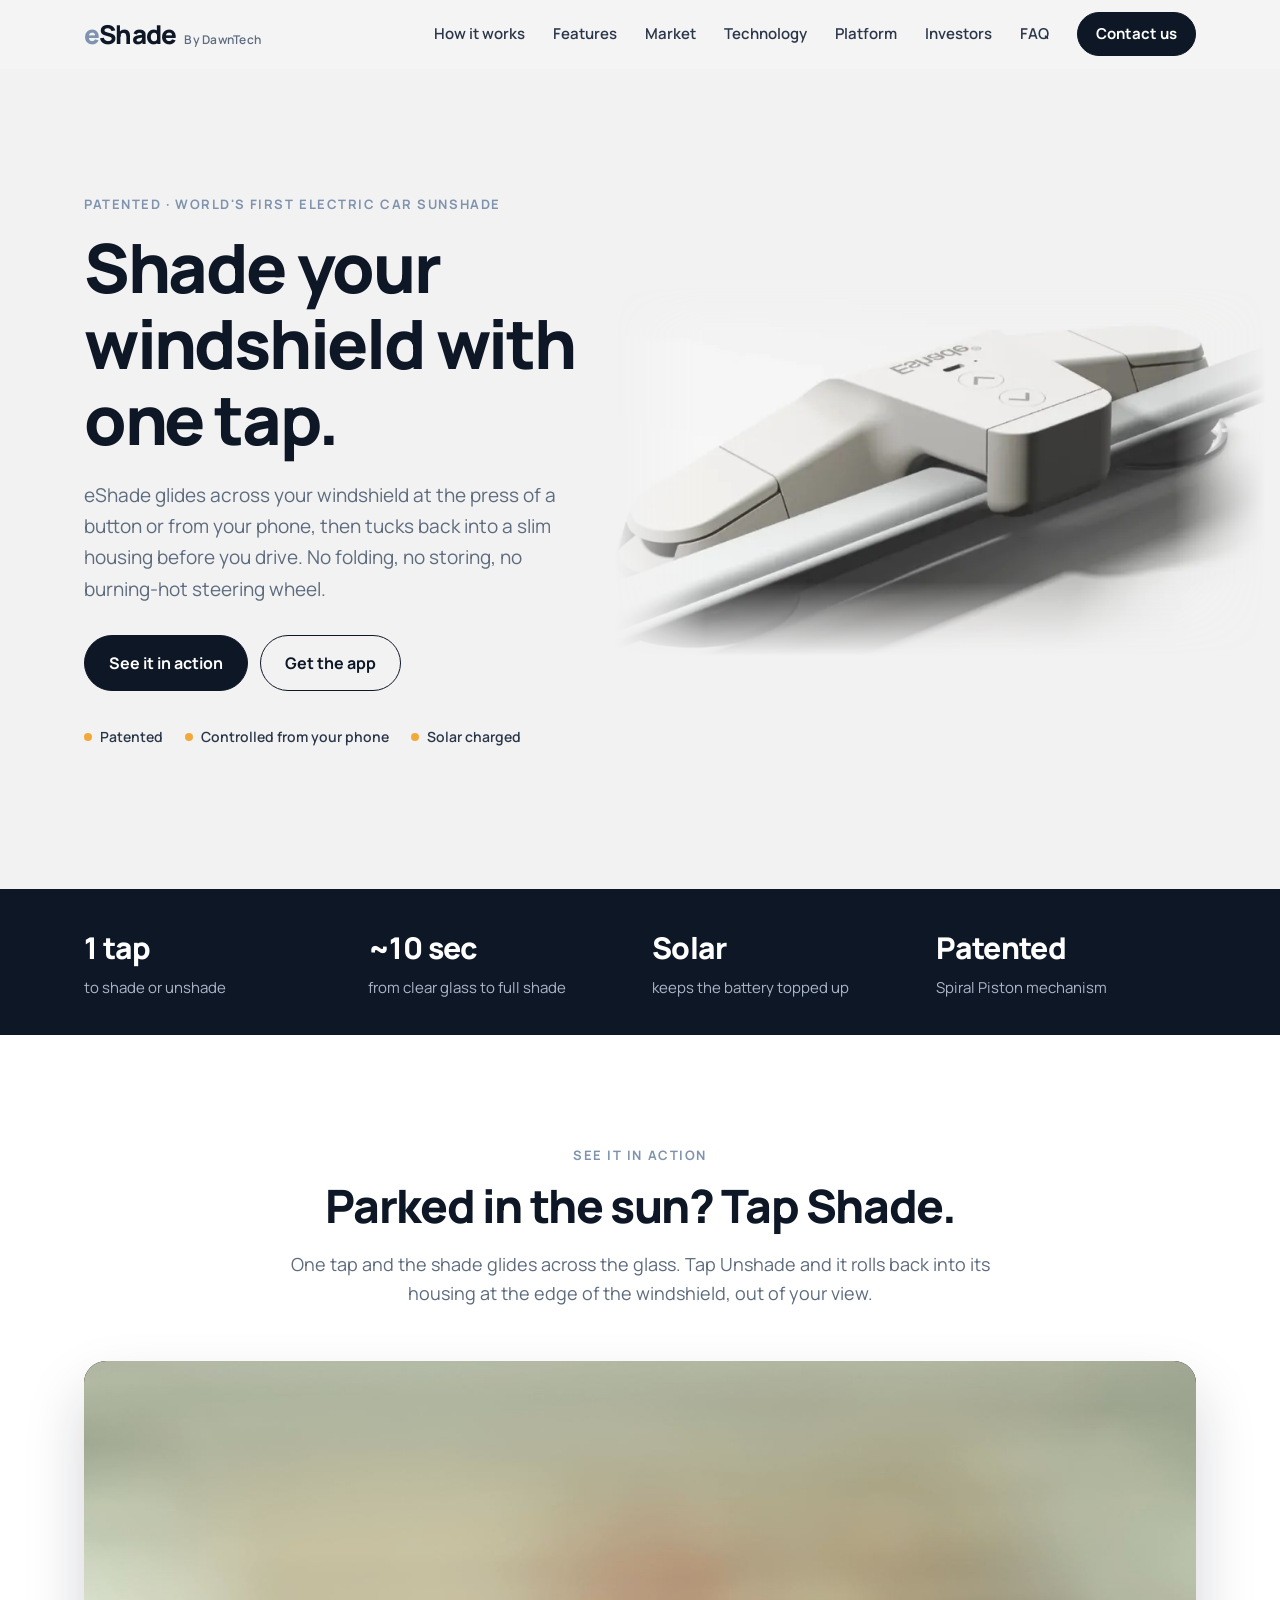
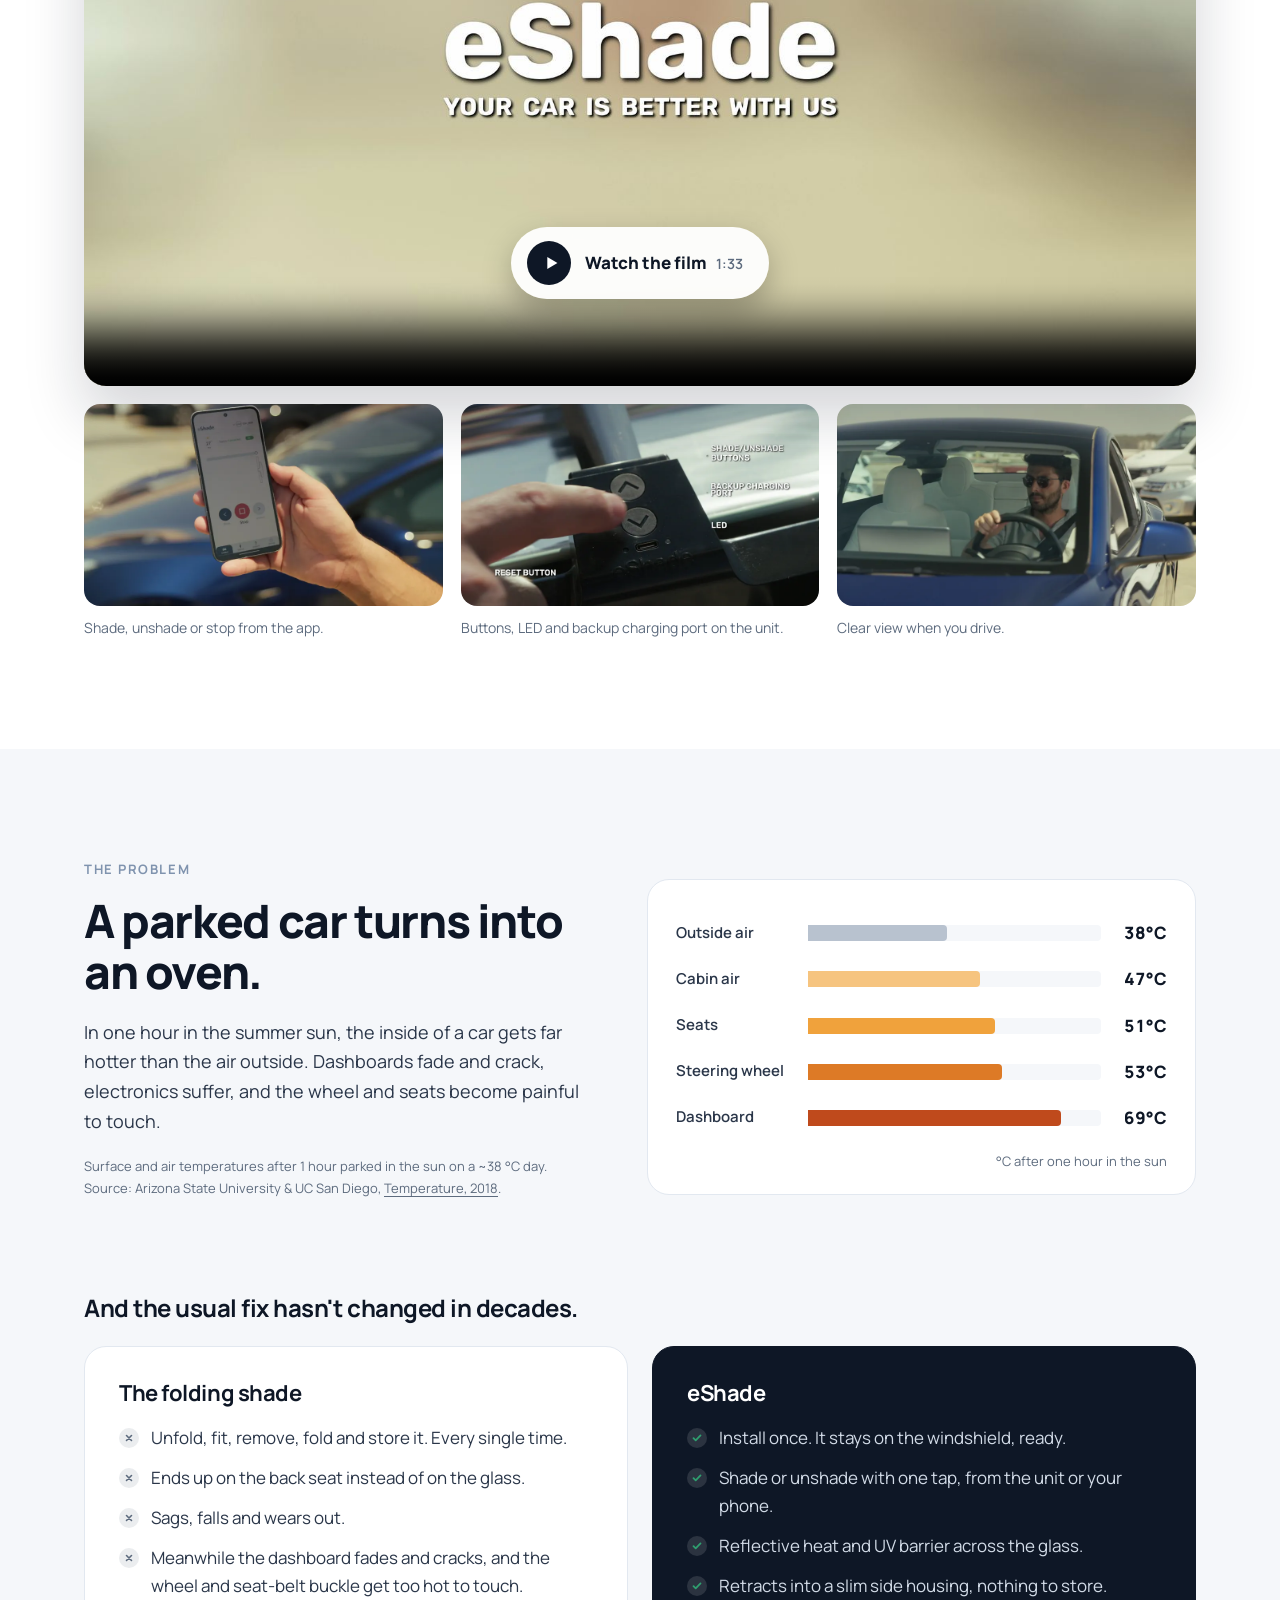
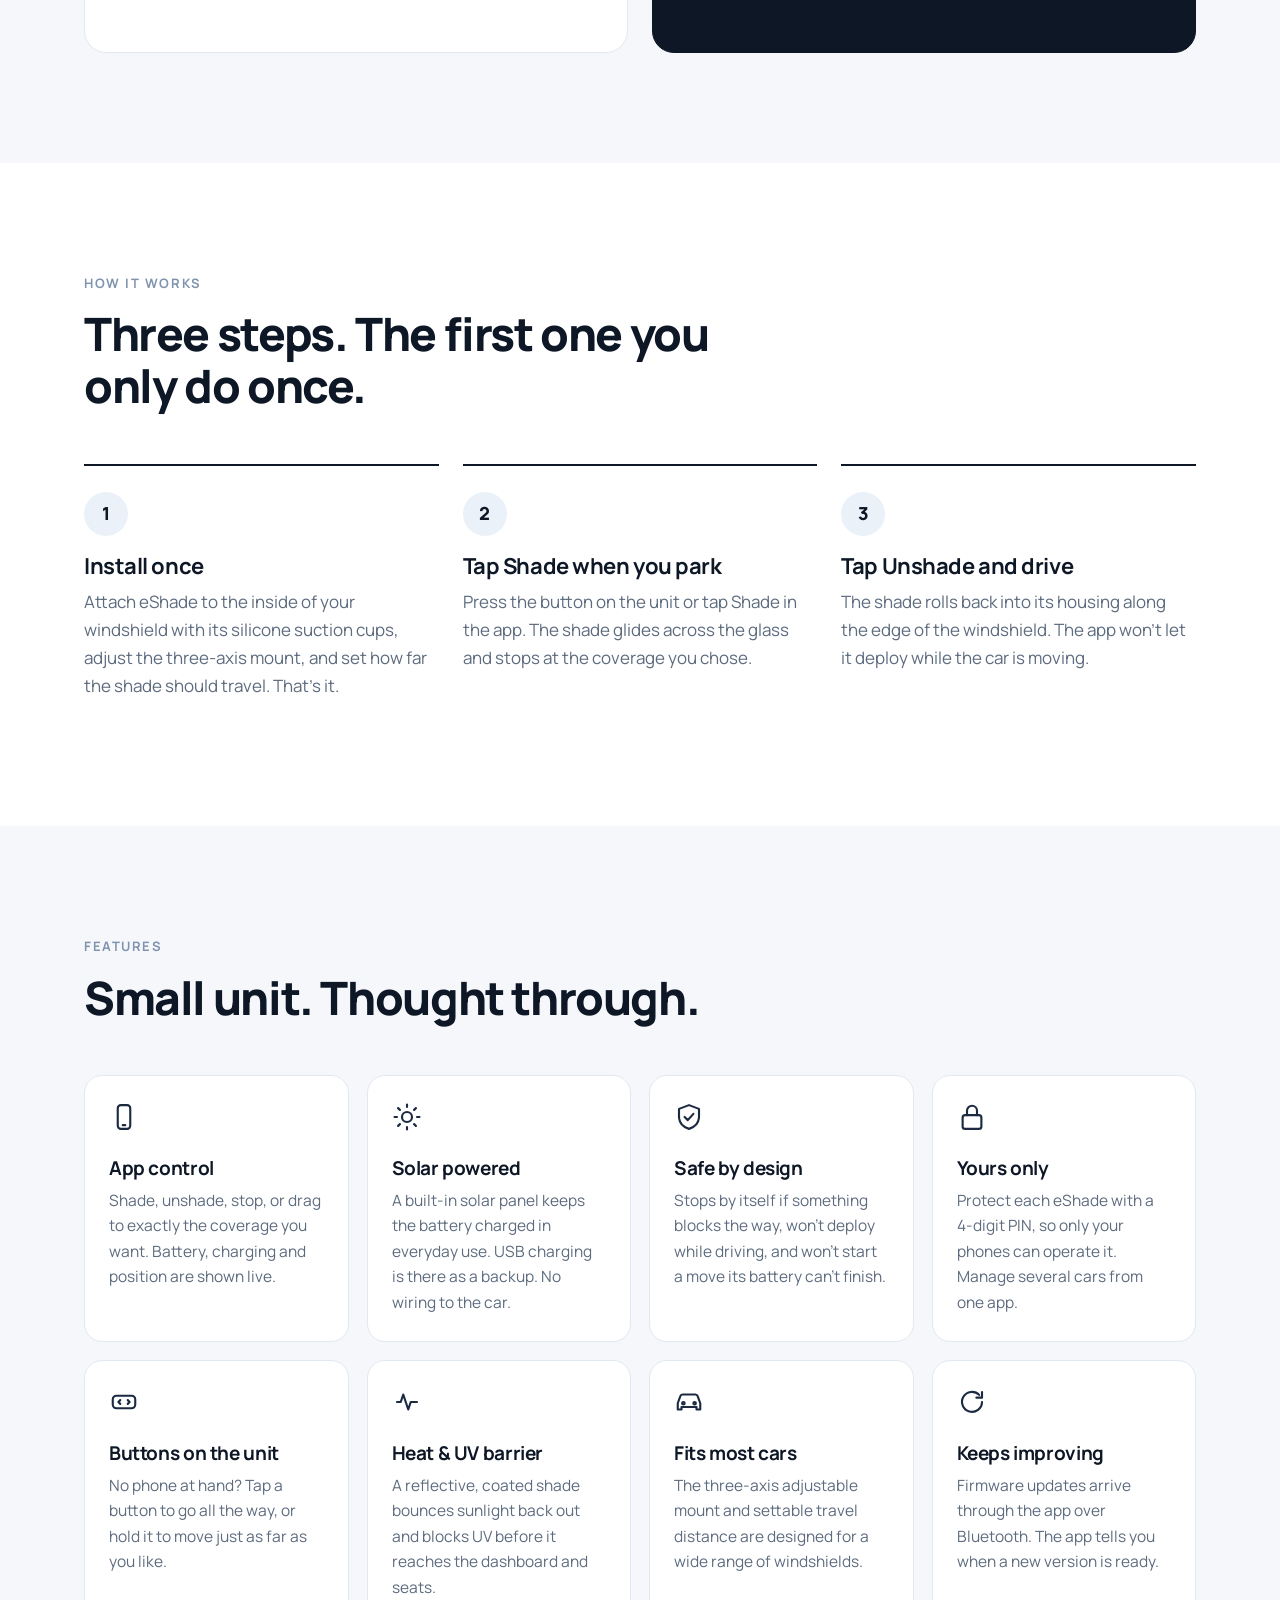
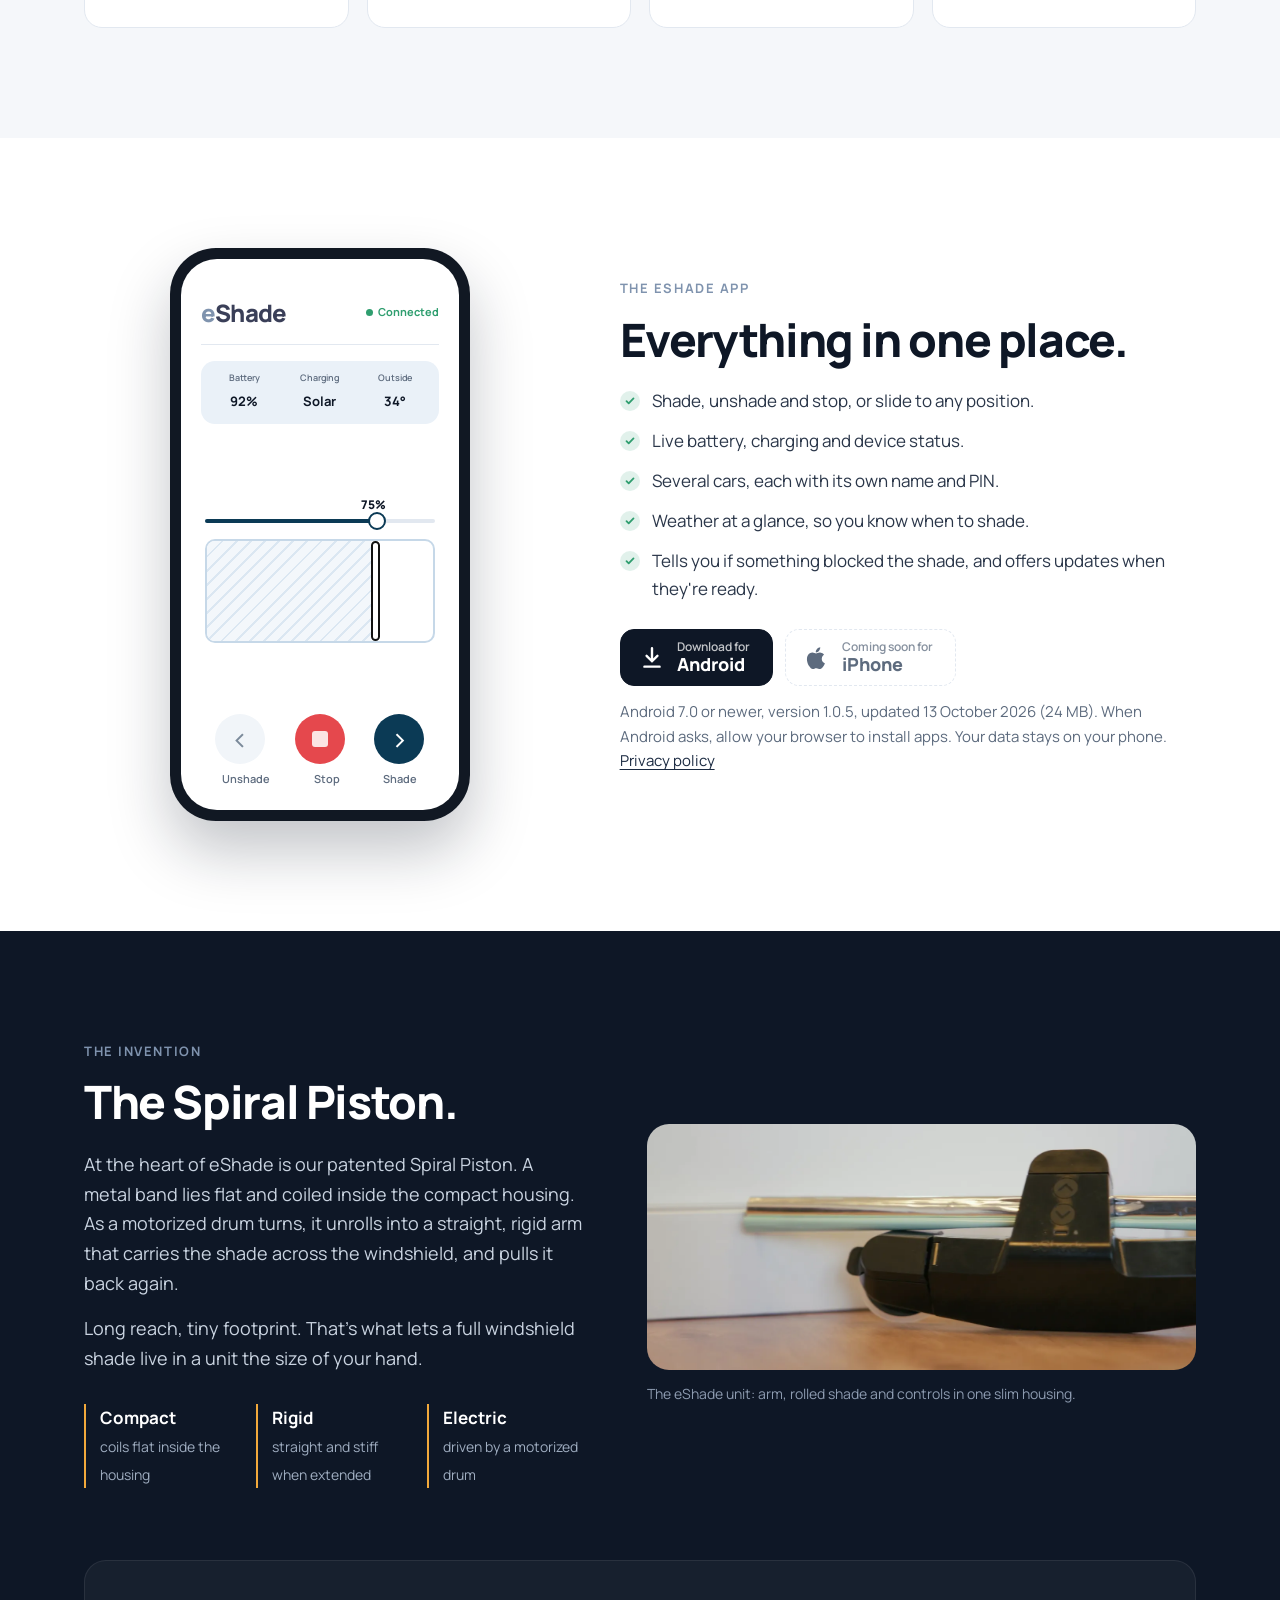
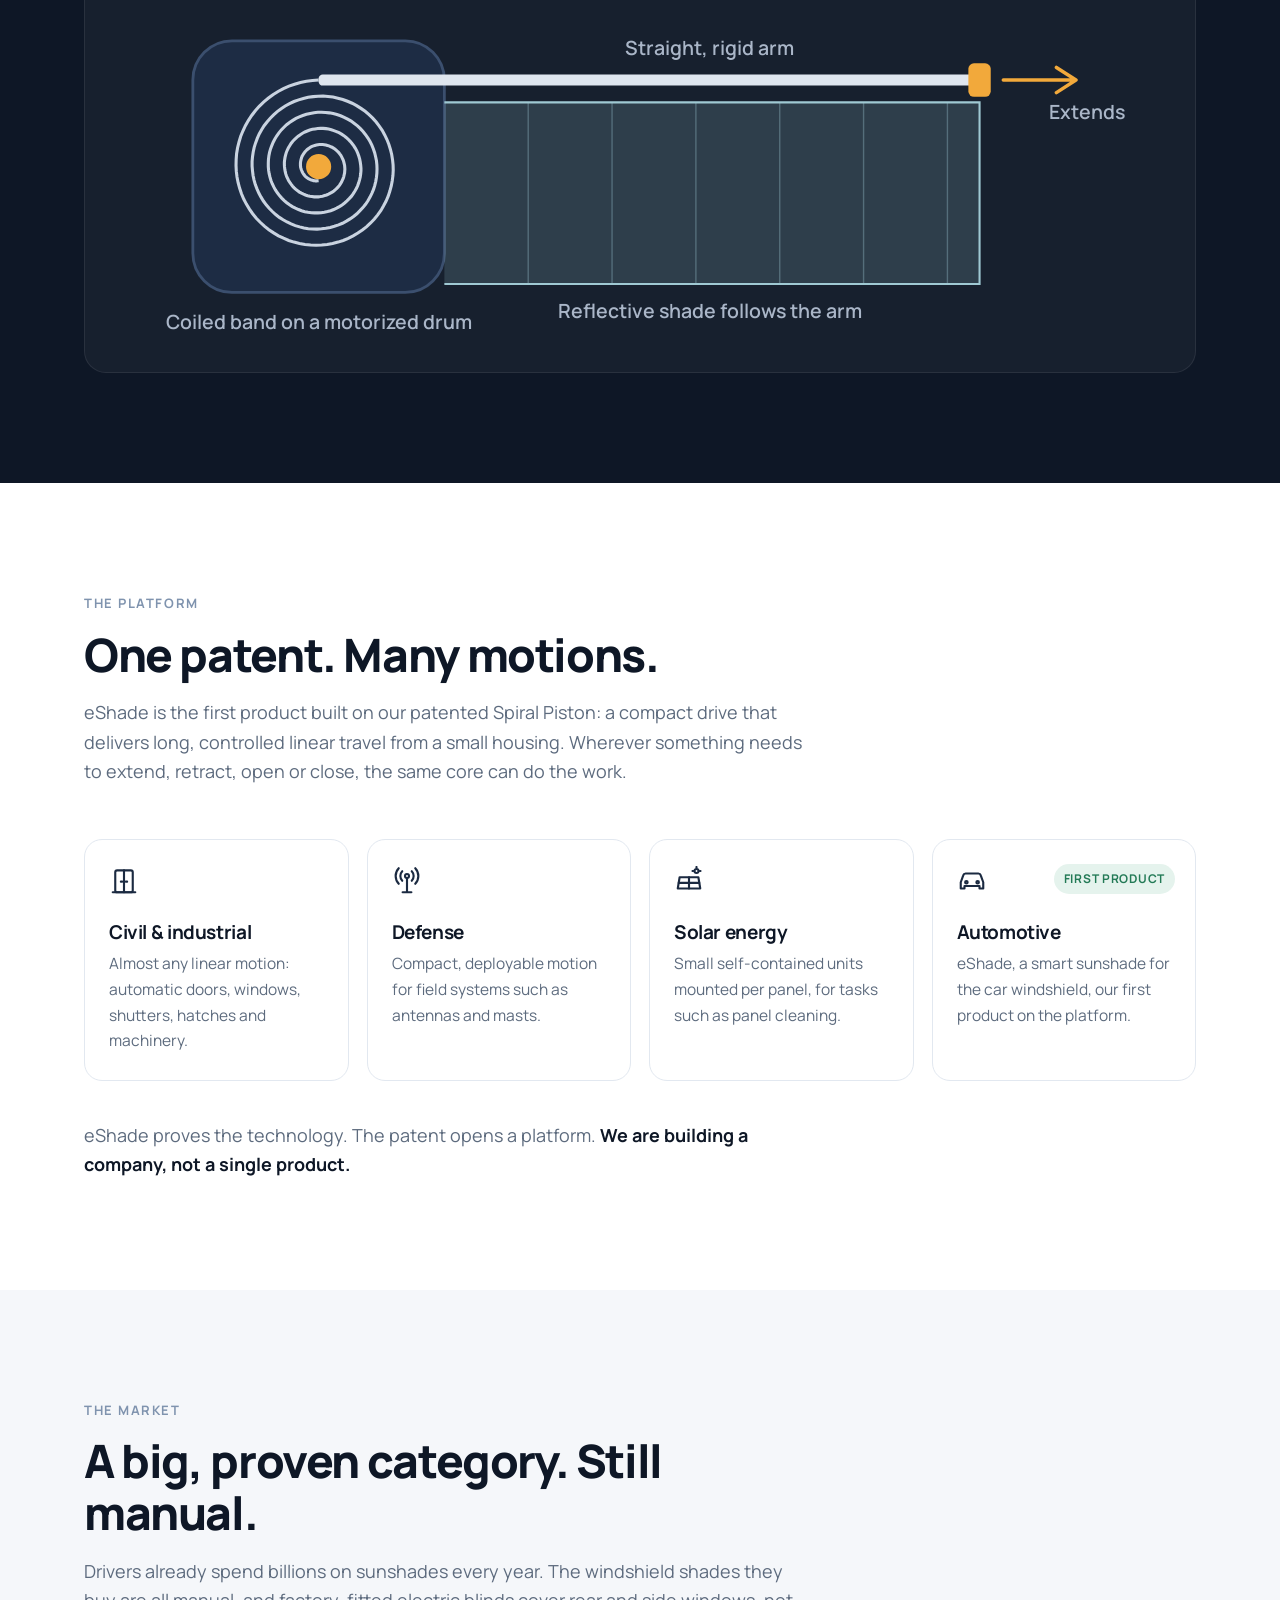
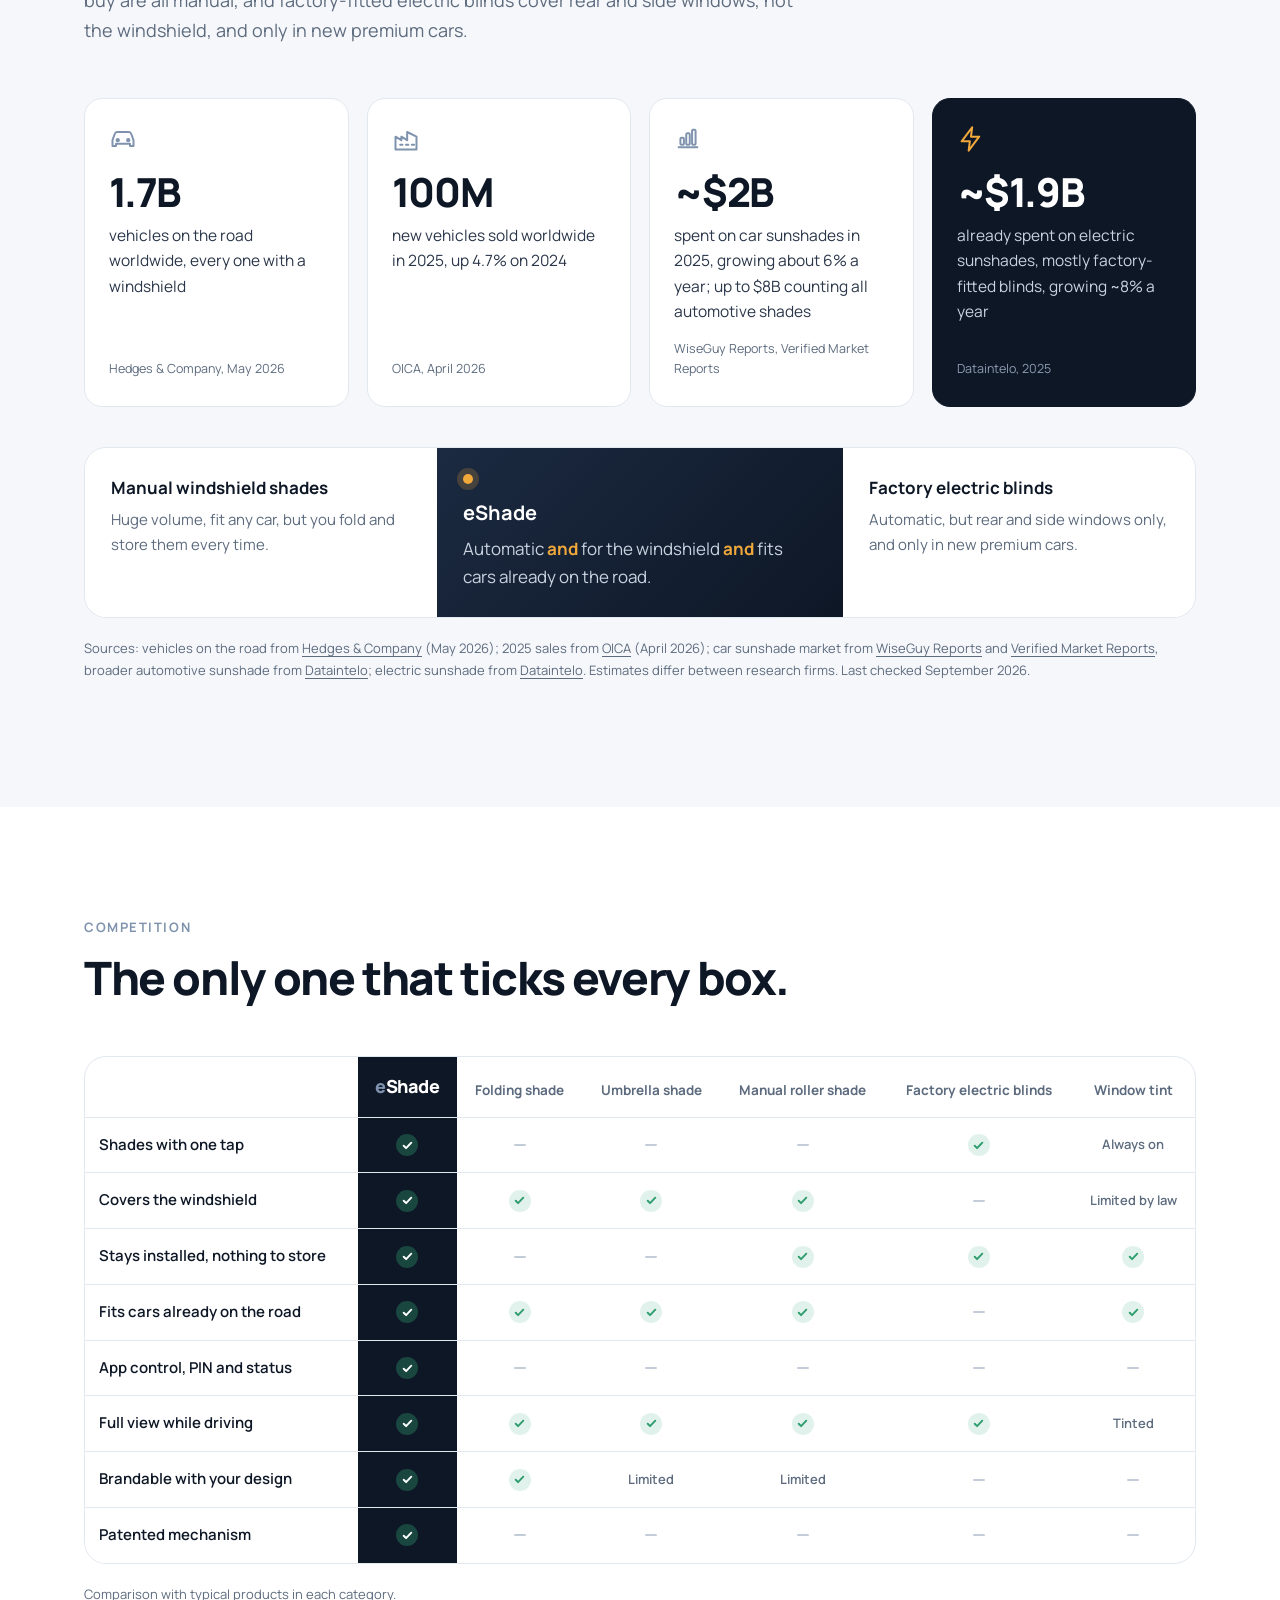
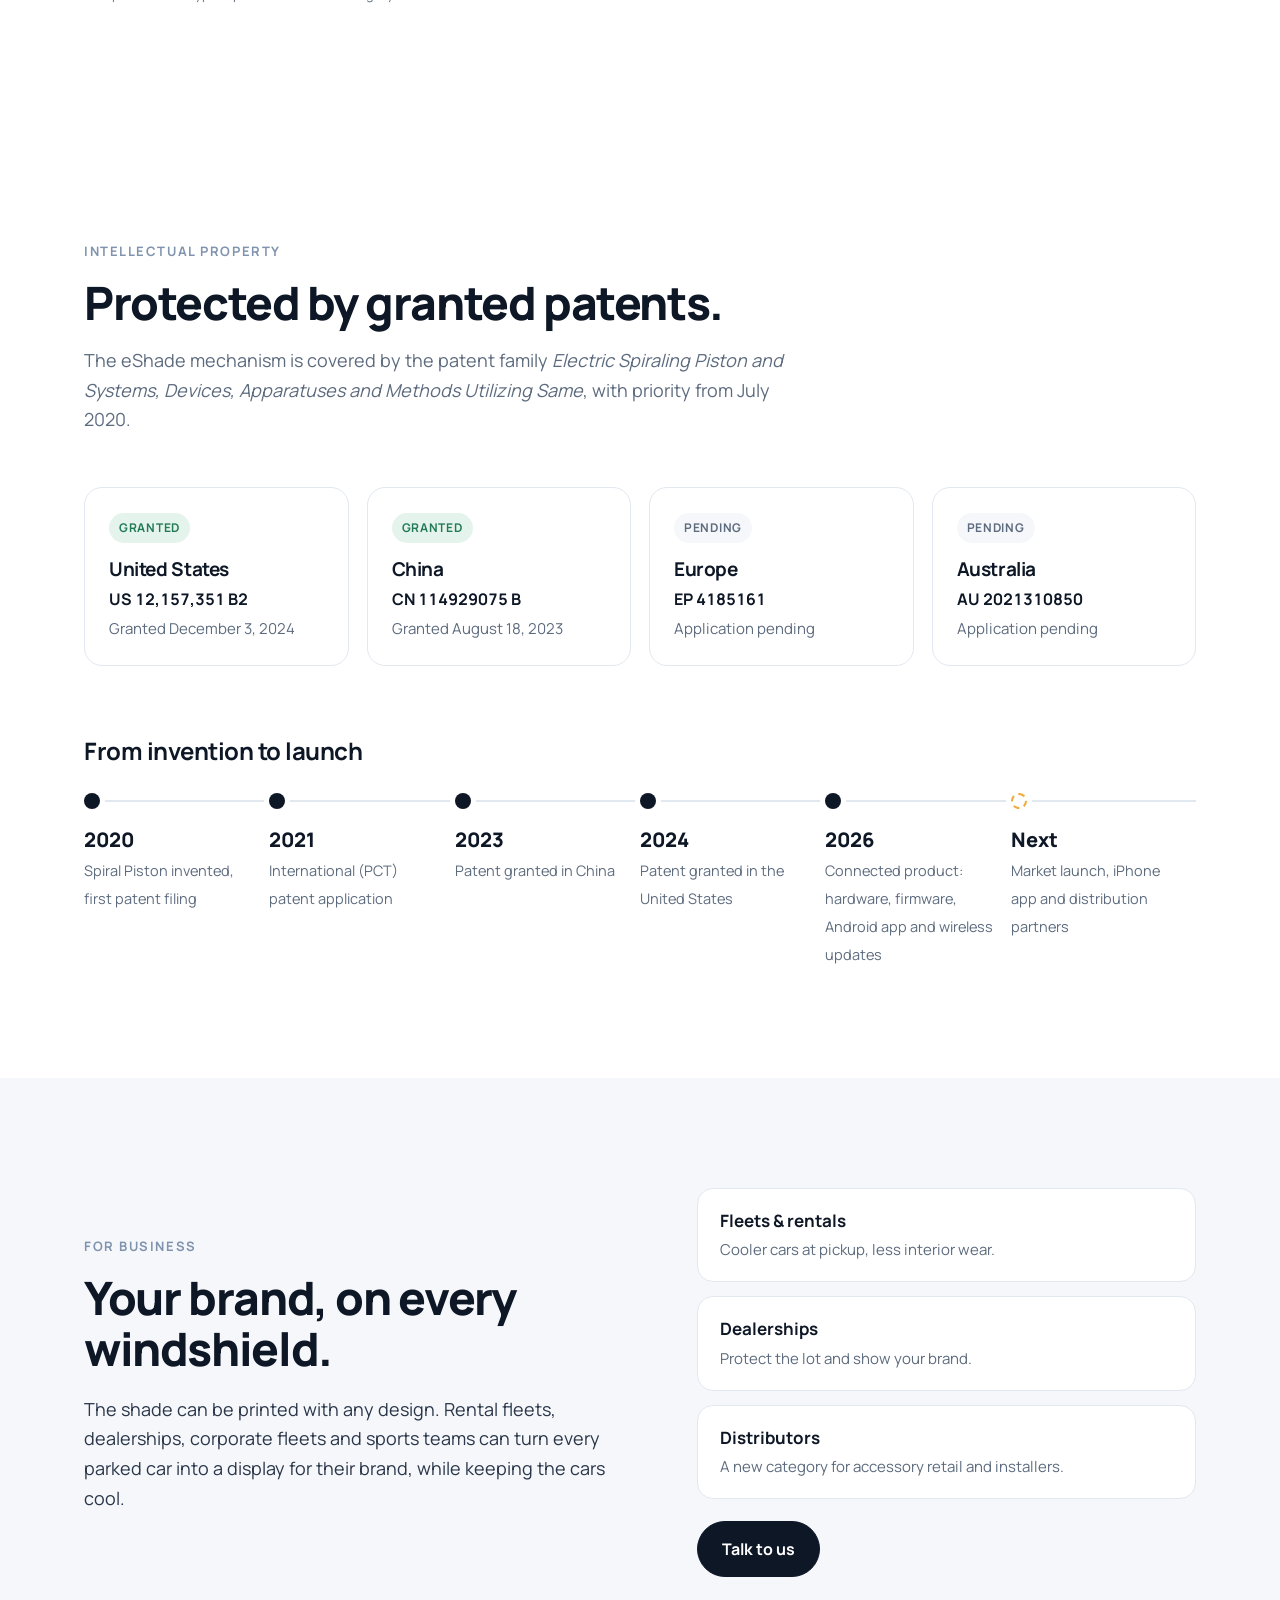
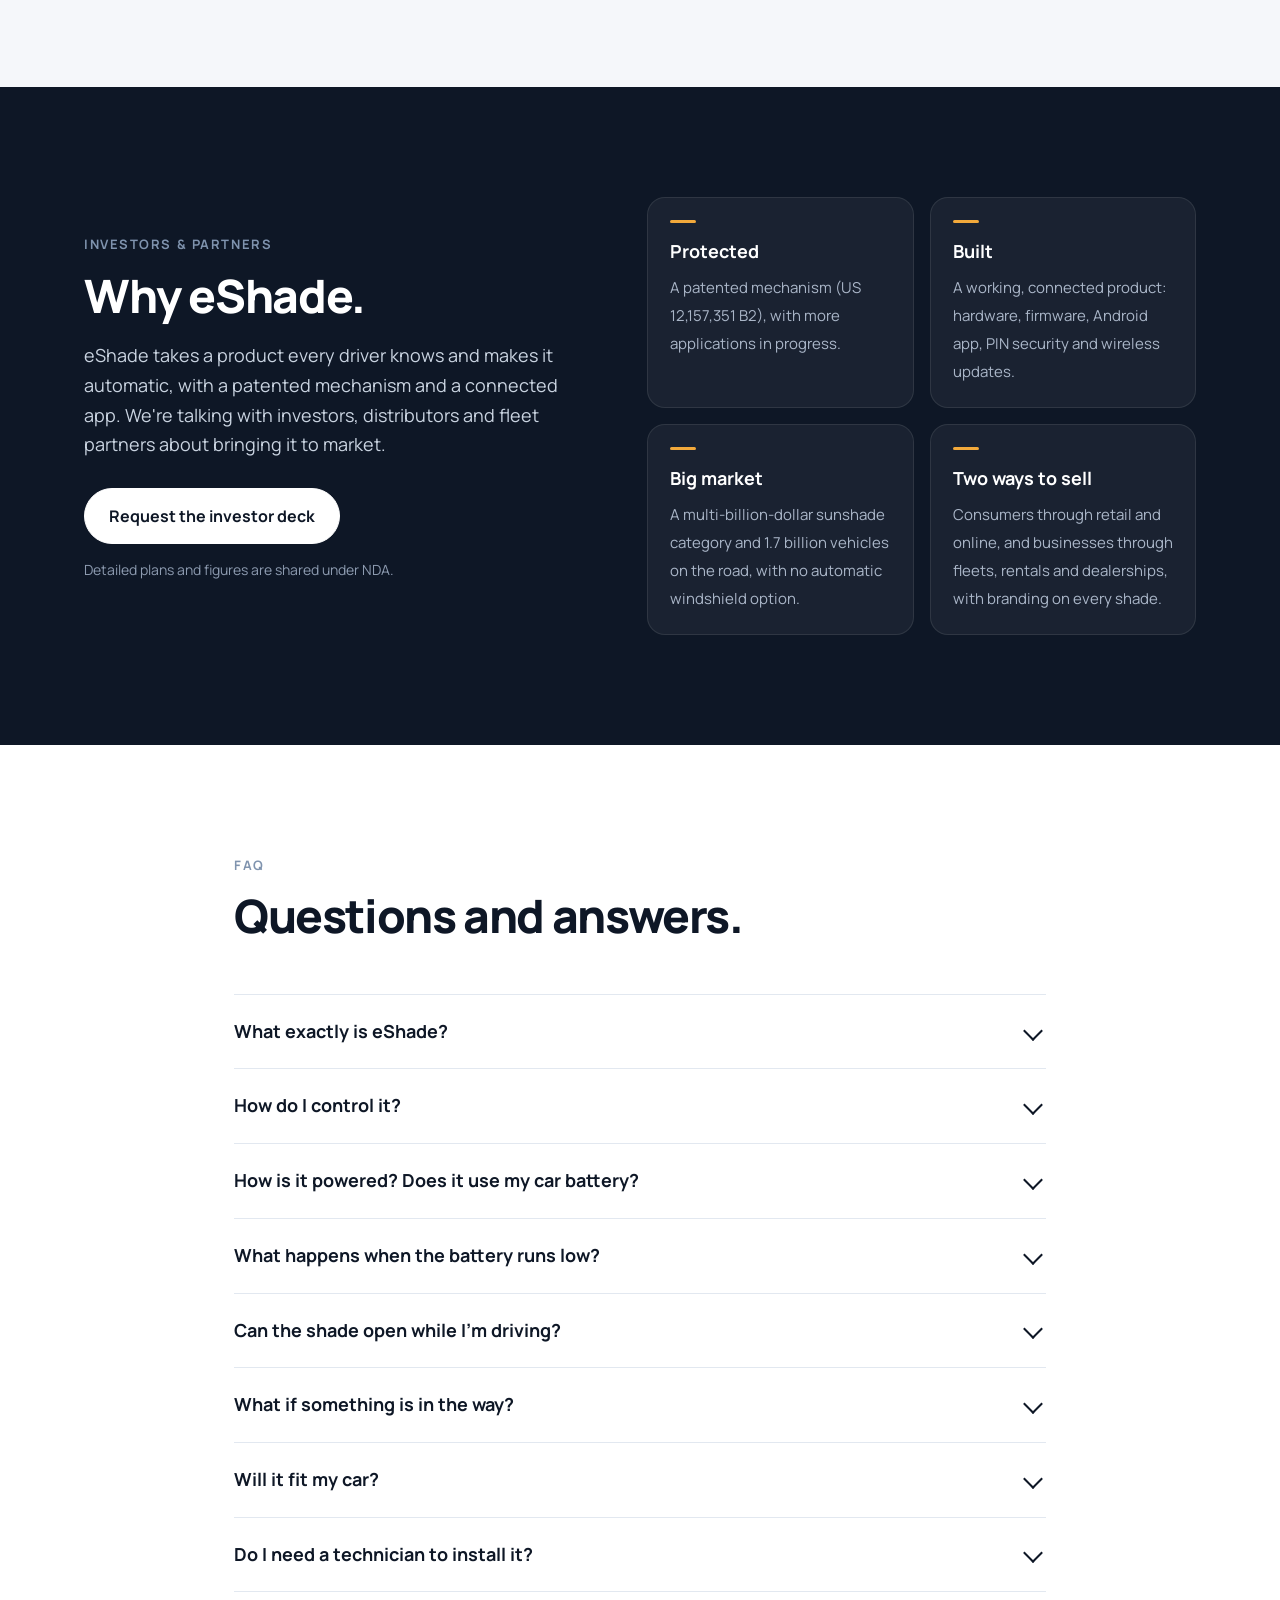
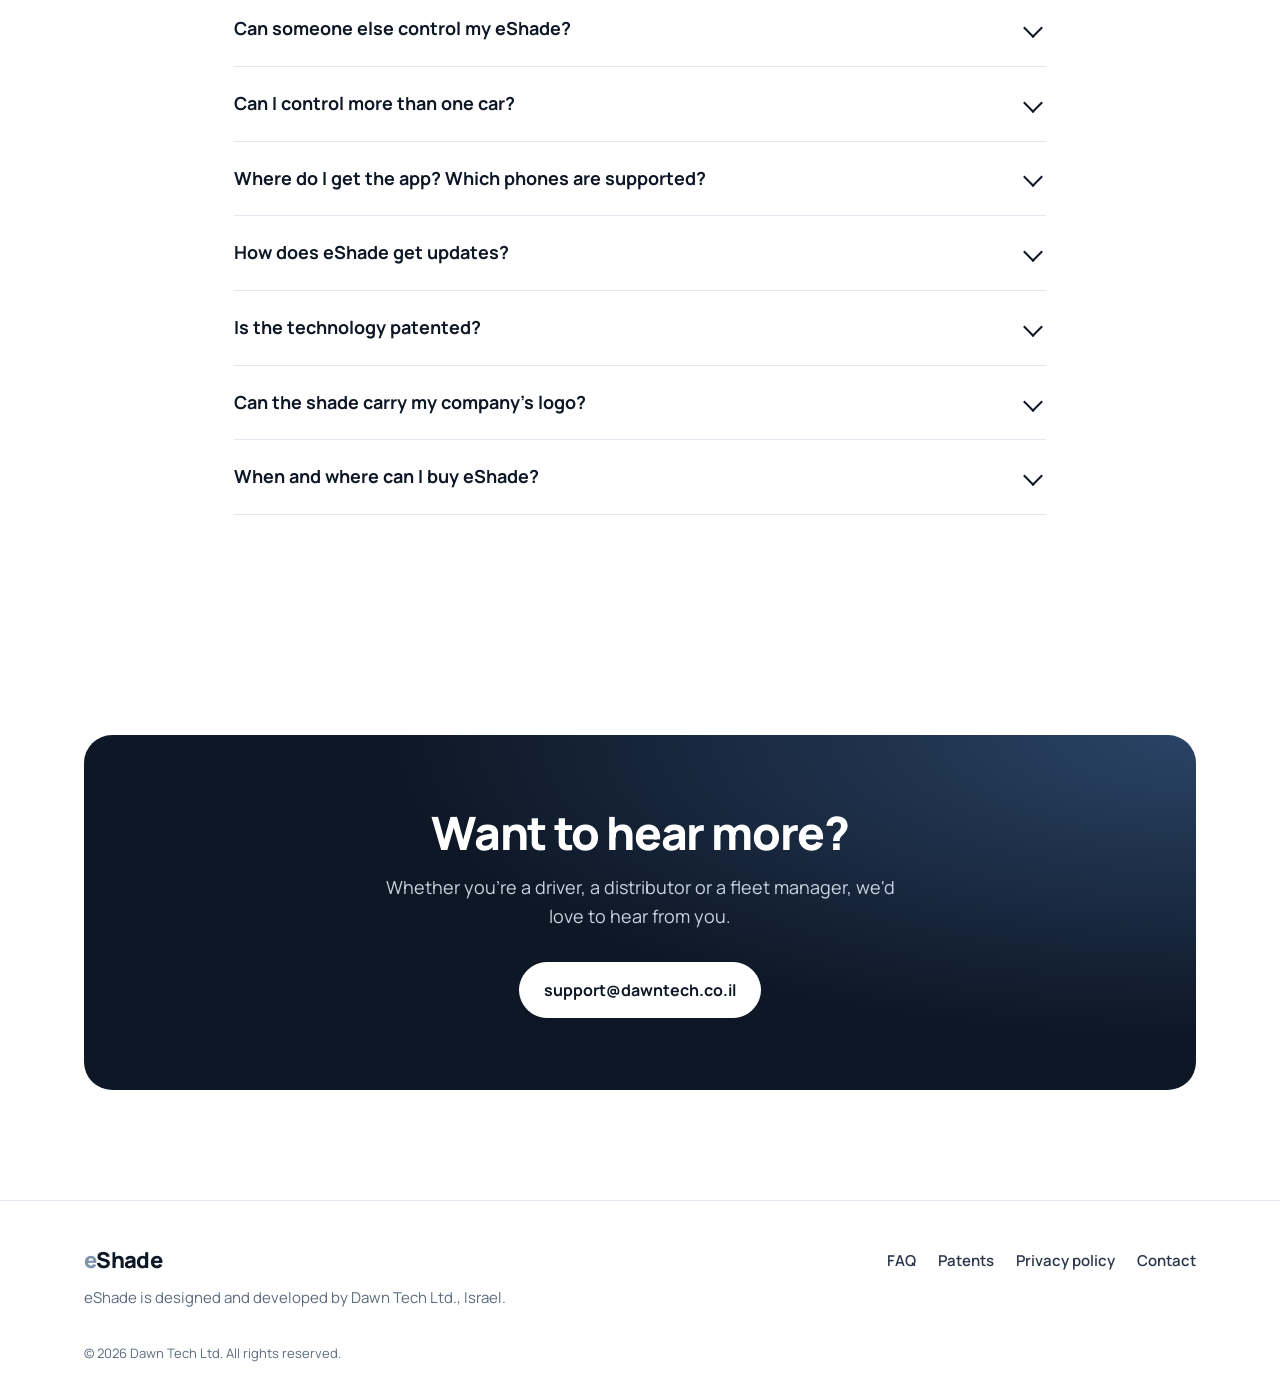
<file: index.html>
<!doctype html>
<html lang="en">
<head>
  <meta charset="utf-8">
  <meta name="robots" content="noindex, nofollow, noarchive, nosnippet, noimageindex">
  <meta name="viewport" content="width=device-width, initial-scale=1">
  <title>eShade | The electric sunshade for your car</title>
  <meta name="description" content="eShade is the world's first electric car sunshade. It glides across your windshield at the touch of a button or from your phone. Patented. By Dawn Tech Ltd.">
  <meta property="og:title" content="eShade | The electric sunshade for your car">
  <meta property="og:description" content="Shade your windshield with one tap. Patented, app-controlled, solar-charged.">
  <meta property="og:image" content="https://dawntech.co.il/assets/img/render.jpg">
  <meta property="og:type" content="website">
  <meta name="theme-color" content="#0e1726">
  <link rel="icon" href="assets/eshade-icon.png">
  <link rel="preconnect" href="https://fonts.googleapis.com">
  <link rel="preconnect" href="https://fonts.gstatic.com" crossorigin>
  <link href="https://fonts.googleapis.com/css2?family=Manrope:wght@400;500;600;700;800&display=swap" rel="stylesheet">
  <link rel="stylesheet" href="assets/style.css">
</head>
<body>
  <header class="nav" id="top">
    <div class="wrap nav-inner">
      <a class="wordmark" href="#top" aria-label="eShade by DawnTech, home"><span class="e">e</span>Shade<span class="by">By DawnTech</span></a>
      <nav class="nav-links" id="nav-links">
        <a href="#how">How it works</a>
        <a href="#features">Features</a>
        <a href="#market">Market</a>
        <a href="#technology">Technology</a>
        <a href="#platform">Platform</a>
        <a href="#investors">Investors</a>
        <a href="#faq">FAQ</a>
        <a class="btn btn-small" href="#contact">Contact us</a>
      </nav>
      <button class="nav-toggle" aria-label="Menu" aria-expanded="false" aria-controls="nav-links">
        <span></span><span></span>
      </button>
    </div>
  </header>

  <main>
    <section class="hero">
      <div class="wrap hero-inner">
        <div class="hero-copy">
          <p class="eyebrow">Patented &middot; World's first electric car sunshade</p>
          <h1>Shade your windshield with one tap.</h1>
          <p class="lead">eShade glides across your windshield at the press of a button or from your phone, then tucks back into a slim housing before you drive. No folding, no storing, no burning-hot steering wheel.</p>
          <div class="hero-actions">
            <a class="btn" href="#see">See it in action</a>
            <a class="btn btn-ghost" href="#app">Get the app</a>
          </div>
          <ul class="hero-badges">
            <li>Patented</li>
            <li>Controlled from your phone</li>
            <li>Solar charged</li>
          </ul>
        </div>
        <div class="hero-art">
          <picture>
            <source srcset="assets/img/render-sm.webp 800w, assets/img/render.webp 1600w" type="image/webp" sizes="(max-width: 900px) 100vw, 55vw">
            <img src="assets/img/render.jpg" srcset="assets/img/render-sm.jpg 800w, assets/img/render.jpg 1600w" sizes="(max-width: 900px) 100vw, 55vw" width="1600" height="909" alt="The eShade unit: a slim white housing with two buttons, mounted on its arm">
          </picture>
        </div>
      </div>
    </section>

    <section class="stats">
      <div class="wrap stats-grid">
        <div><strong>1 tap</strong><span>to shade or unshade</span></div>
        <div><strong>~10 sec</strong><span>from clear glass to full shade</span></div>
        <div><strong>Solar</strong><span>keeps the battery topped up</span></div>
        <div><strong>Patented</strong><span>Spiral Piston mechanism</span></div>
      </div>
    </section>

    <section class="section" id="see">
      <div class="wrap">
        <div class="section-head center">
          <p class="eyebrow">See it in action</p>
          <h2>Parked in the sun? Tap Shade.</h2>
          <p class="section-sub">One tap and the shade glides across the glass. Tap Unshade and it rolls back into its housing at the edge of the windshield, out of your view.</p>
        </div>
        <div class="video-frame">
          <video controls playsinline preload="none" poster="assets/img/poster.jpg" aria-label="eShade promo video">
            <source src="assets/video/eshade-promo.mp4" type="video/mp4">
          </video>
          <button type="button" class="video-play" aria-label="Play the eShade video">
            <svg viewBox="0 0 24 24" aria-hidden="true"><path d="M8 5.5v13l11-6.5z"/></svg>
            <span>Watch the film <small>1:33</small></span>
          </button>
        </div>
        <div class="gallery">
          <figure>
            <picture><source srcset="assets/img/app-hand.webp" type="image/webp"><img src="assets/img/app-hand.jpg" width="900" height="506" alt="Controlling eShade from the phone app next to the car" loading="lazy"></picture>
            <figcaption>Shade, unshade or stop from the app.</figcaption>
          </figure>
          <figure>
            <picture><source srcset="assets/img/unit-buttons.webp" type="image/webp"><img src="assets/img/unit-buttons.jpg" width="900" height="506" alt="The eShade unit with its shade and unshade buttons, charging port and LED" loading="lazy"></picture>
            <figcaption>Buttons, LED and backup charging port on the unit.</figcaption>
          </figure>
          <figure>
            <picture><source srcset="assets/img/driver.webp" type="image/webp"><img src="assets/img/driver.jpg" width="900" height="506" alt="A driver in a cool car with a clear windshield" loading="lazy"></picture>
            <figcaption>Clear view when you drive.</figcaption>
          </figure>
        </div>
      </div>
    </section>

    <section class="section section-tint">
      <div class="wrap">
        <div class="heat">
          <div class="heat-copy">
            <p class="eyebrow">The problem</p>
            <h2>A parked car turns into an oven.</h2>
            <p>In one hour in the summer sun, the inside of a car gets far hotter than the air outside. Dashboards fade and crack, electronics suffer, and the wheel and seats become painful to touch.</p>
            <p class="source">Surface and air temperatures after 1 hour parked in the sun on a ~38&nbsp;&deg;C day. Source: Arizona State University &amp; UC San Diego, <a href="https://today.ucsd.edu/story/hot_cars_can_hit_life_threatening_levels_in_approximately_one_hour" target="_blank" rel="noopener">Temperature, 2018</a>.</p>
          </div>
          <figure class="heat-chart" aria-label="Temperatures inside a car after one hour in the sun">
            <div class="hbar" style="--v:38" title="Outside air: about 38 °C (100 °F)"><span class="hlabel">Outside air</span><span class="htrack"><span class="hfill hfill-ref"></span></span><span class="hval">38&deg;C</span></div>
            <div class="hbar" style="--v:47" title="Cabin air: 47 °C (116 °F)"><span class="hlabel">Cabin air</span><span class="htrack"><span class="hfill h1"></span></span><span class="hval">47&deg;C</span></div>
            <div class="hbar" style="--v:51" title="Seats: 51 °C (123 °F)"><span class="hlabel">Seats</span><span class="htrack"><span class="hfill h2"></span></span><span class="hval">51&deg;C</span></div>
            <div class="hbar" style="--v:53" title="Steering wheel: 53 °C (127 °F)"><span class="hlabel">Steering wheel</span><span class="htrack"><span class="hfill h3"></span></span><span class="hval">53&deg;C</span></div>
            <div class="hbar" style="--v:69" title="Dashboard: 69 °C (157 °F)"><span class="hlabel">Dashboard</span><span class="htrack"><span class="hfill h4"></span></span><span class="hval">69&deg;C</span></div>
            <figcaption>&deg;C after one hour in the sun</figcaption>
          </figure>
        </div>
        <h3 class="compare-title">And the usual fix hasn't changed in decades.</h3>
        <div class="compare">
          <div class="compare-card">
            <h3>The folding shade</h3>
            <ul class="cross">
              <li>Unfold, fit, remove, fold and store it. Every single time.</li>
              <li>Ends up on the back seat instead of on the glass.</li>
              <li>Sags, falls and wears out.</li>
              <li>Meanwhile the dashboard fades and cracks, and the wheel and seat-belt buckle get too hot to touch.</li>
            </ul>
          </div>
          <div class="compare-card compare-good">
            <h3>eShade</h3>
            <ul class="check">
              <li>Install once. It stays on the windshield, ready.</li>
              <li>Shade or unshade with one tap, from the unit or your phone.</li>
              <li>Reflective heat and UV barrier across the glass.</li>
              <li>Retracts into a slim side housing, nothing to store.</li>
            </ul>
          </div>
        </div>
      </div>
    </section>

    <section class="section" id="how">
      <div class="wrap">
        <div class="section-head">
          <p class="eyebrow">How it works</p>
          <h2>Three steps. The first one you only do once.</h2>
        </div>
        <ol class="steps">
          <li>
            <span class="step-num">1</span>
            <h3>Install once</h3>
            <p>Attach eShade to the inside of your windshield with its silicone suction cups, adjust the three-axis mount, and set how far the shade should travel. That's it.</p>
          </li>
          <li>
            <span class="step-num">2</span>
            <h3>Tap Shade when you park</h3>
            <p>Press the button on the unit or tap Shade in the app. The shade glides across the glass and stops at the coverage you chose.</p>
          </li>
          <li>
            <span class="step-num">3</span>
            <h3>Tap Unshade and drive</h3>
            <p>The shade rolls back into its housing along the edge of the windshield. The app won't let it deploy while the car is moving.</p>
          </li>
        </ol>
      </div>
    </section>

    <section class="section section-tint" id="features">
      <div class="wrap">
        <div class="section-head">
          <p class="eyebrow">Features</p>
          <h2>Small unit. Thought through.</h2>
        </div>
        <div class="features">
          <article class="feature">
            <svg viewBox="0 0 24 24" aria-hidden="true"><rect x="7" y="2.5" width="10" height="19" rx="2.5"/><path d="M11 18.5h2"/></svg>
            <h3>App control</h3>
            <p>Shade, unshade, stop, or drag to exactly the coverage you want. Battery, charging and position are shown live.</p>
          </article>
          <article class="feature">
            <svg viewBox="0 0 24 24" aria-hidden="true"><circle cx="12" cy="12" r="4"/><path d="M12 2v2M12 20v2M4.9 4.9l1.4 1.4M17.7 17.7l1.4 1.4M2 12h2M20 12h2M4.9 19.1l1.4-1.4M17.7 6.3l1.4-1.4"/></svg>
            <h3>Solar powered</h3>
            <p>A built-in solar panel keeps the battery charged in everyday use. USB charging is there as a backup. No wiring to the car.</p>
          </article>
          <article class="feature">
            <svg viewBox="0 0 24 24" aria-hidden="true"><path d="M12 2.5l8 3v6c0 5-3.4 8.6-8 10-4.6-1.4-8-5-8-10v-6z"/><path d="M8.5 12l2.5 2.5 4.5-5"/></svg>
            <h3>Safe by design</h3>
            <p>Stops by itself if something blocks the way, won't deploy while driving, and won't start a move its battery can't finish.</p>
          </article>
          <article class="feature">
            <svg viewBox="0 0 24 24" aria-hidden="true"><rect x="4.5" y="10.5" width="15" height="11" rx="2"/><path d="M8 10.5V7a4 4 0 018 0v3.5"/></svg>
            <h3>Yours only</h3>
            <p>Protect each eShade with a 4-digit PIN, so only your phones can operate it. Manage several cars from one app.</p>
          </article>
          <article class="feature">
            <svg viewBox="0 0 24 24" aria-hidden="true"><rect x="3" y="7" width="18" height="10" rx="3"/><path d="M9 10.5l-1.5 1.5L9 13.5M15 10.5l1.5 1.5-1.5 1.5"/></svg>
            <h3>Buttons on the unit</h3>
            <p>No phone at hand? Tap a button to go all the way, or hold it to move just as far as you like.</p>
          </article>
          <article class="feature">
            <svg viewBox="0 0 24 24" aria-hidden="true"><path d="M4 12h3l2-6 4 12 2-6h5"/></svg>
            <h3>Heat &amp; UV barrier</h3>
            <p>A reflective, coated shade bounces sunlight back out and blocks UV before it reaches the dashboard and seats.</p>
          </article>
          <article class="feature">
            <svg viewBox="0 0 24 24" aria-hidden="true"><path d="M3 13l2-5.5A2 2 0 016.9 6h10.2a2 2 0 011.9 1.5L21 13v5h-3v-2H6v2H3z"/><circle cx="7.5" cy="13" r="1"/><circle cx="16.5" cy="13" r="1"/></svg>
            <h3>Fits most cars</h3>
            <p>The three-axis adjustable mount and settable travel distance are designed for a wide range of windshields.</p>
          </article>
          <article class="feature">
            <svg viewBox="0 0 24 24" aria-hidden="true"><path d="M20 12a8 8 0 11-2.3-5.7"/><path d="M20 4v4.5h-4.5"/></svg>
            <h3>Keeps improving</h3>
            <p>Firmware updates arrive through the app over Bluetooth. The app tells you when a new version is ready.</p>
          </article>
        </div>
      </div>
    </section>

    <section class="section" id="app">
      <div class="wrap split split-app">
        <div class="phone" aria-hidden="true">
          <div class="phone-screen">
            <div class="app-top">
              <span class="app-mark"><span class="e">e</span>Shade</span>
              <span class="app-status"><i></i>Connected</span>
            </div>
            <div class="app-card">
              <div><small>Battery</small><b>92%</b></div>
              <div><small>Charging</small><b>Solar</b></div>
              <div><small>Outside</small><b>34&deg;</b></div>
            </div>
            <div class="app-pct">75%</div>
            <div class="app-slider"><span></span></div>
            <div class="app-shade"><span class="app-fill"></span><span class="app-rail"></span></div>
            <div class="app-buttons">
              <span class="ab ab-light">&lsaquo;</span>
              <span class="ab ab-stop"><i></i></span>
              <span class="ab ab-dark">&rsaquo;</span>
            </div>
            <div class="app-labels"><span>Unshade</span><span>Stop</span><span>Shade</span></div>
          </div>
        </div>
        <div class="split-copy">
          <p class="eyebrow">The eShade app</p>
          <h2>Everything in one place.</h2>
          <ul class="check">
            <li>Shade, unshade and stop, or slide to any position.</li>
            <li>Live battery, charging and device status.</li>
            <li>Several cars, each with its own name and PIN.</li>
            <li>Weather at a glance, so you know when to shade.</li>
            <li>Tells you if something blocked the shade, and offers updates when they're ready.</li>
          </ul>
          <div class="stores">
            <a class="btn store" href="download/eShade-android.apk" download>
              <svg viewBox="0 0 24 24" aria-hidden="true"><path d="M12 3v12M7 10l5 5 5-5M5 20h14"/></svg>
              <span><small>Download for</small>Android</span>
            </a>
            <span class="store store-soon">
              <svg viewBox="0 0 24 24" aria-hidden="true"><path d="M16.4 12.6c0-2.4 2-3.6 2.1-3.7-1.2-1.7-3-1.9-3.6-2-1.5-.2-3 .9-3.8.9-.8 0-2-.9-3.3-.9-1.7 0-3.3 1-4.2 2.5-1.8 3.1-.5 7.7 1.3 10.2.9 1.2 1.9 2.6 3.2 2.6 1.3-.1 1.8-.8 3.3-.8 1.6 0 2 .8 3.4.8 1.4 0 2.3-1.3 3.1-2.5 1-1.4 1.4-2.8 1.4-2.9-.1 0-2.9-1.1-2.9-4.2zM13.9 5.3c.7-.9 1.2-2 1.1-3.2-1 0-2.3.7-3 1.6-.7.8-1.3 2-1.1 3.1 1.1.1 2.3-.6 3-1.5z"/></svg>
              <span><small>Coming soon for</small>iPhone</span>
            </span>
          </div>
          <p class="note">Android 7.0 or newer, version 1.0.5, updated 13 October 2026 (24 MB). When Android asks, allow your browser to install apps. Your data stays on your phone. <a href="eshade/privacy/">Privacy policy</a></p>
        </div>
      </div>
    </section>

    <section class="section section-dark" id="technology">
      <div class="wrap split">
        <div class="split-copy">
          <p class="eyebrow">The invention</p>
          <h2>The Spiral Piston.</h2>
          <p>At the heart of eShade is our patented Spiral Piston. A metal band lies flat and coiled inside the compact housing. As a motorized drum turns, it unrolls into a straight, rigid arm that carries the shade across the windshield, and pulls it back again.</p>
          <p>Long reach, tiny footprint. That's what lets a full windshield shade live in a unit the size of your hand.</p>
          <div class="tech-points">
            <div><b>Compact</b><span>coils flat inside the housing</span></div>
            <div><b>Rigid</b><span>straight and stiff when extended</span></div>
            <div><b>Electric</b><span>driven by a motorized drum</span></div>
          </div>
        </div>
        <figure class="tech-img">
          <picture>
            <source srcset="assets/img/product.webp" type="image/webp">
            <img src="assets/img/product.jpg" width="1400" height="627" alt="The eShade unit with its arm and rolled shade" loading="lazy">
          </picture>
          <figcaption>The eShade unit: arm, rolled shade and controls in one slim housing.</figcaption>
        </figure>
      </div>
      <div class="wrap">
        <figure class="piston">
          <svg viewBox="0 0 760 260" role="img" aria-labelledby="piston-title">
            <title id="piston-title">Diagram: a flat metal band coiled on a motorized drum unrolls into a straight rigid arm that pulls the shade across the windshield</title>
            <rect x="60" y="40" width="180" height="180" rx="28" class="p-housing"/>
            <path d="M150.0 140.0 L149.3 140.1 L148.6 140.2 L147.8 140.2 L147.1 140.1 L146.3 140.0 L145.6 139.8 L144.8 139.6 L144.1 139.3 L143.4 139.0 L142.7 138.6 L142.0 138.1 L141.3 137.6 L140.7 137.1 L140.1 136.5 L139.6 135.8 L139.1 135.1 L138.6 134.4 L138.2 133.6 L137.9 132.8 L137.6 132.0 L137.3 131.1 L137.1 130.2 L137.0 129.3 L137.0 128.4 L137.0 127.4 L137.1 126.5 L137.3 125.5 L137.5 124.6 L137.8 123.7 L138.1 122.7 L138.6 121.8 L139.1 121.0 L139.7 120.1 L140.3 119.3 L141.0 118.6 L141.7 117.9 L142.6 117.2 L143.4 116.6 L144.3 116.0 L145.3 115.5 L146.3 115.1 L147.3 114.8 L148.4 114.5 L149.5 114.3 L150.6 114.2 L151.8 114.1 L152.9 114.2 L154.0 114.3 L155.2 114.5 L156.3 114.8 L157.4 115.1 L158.5 115.6 L159.6 116.1 L160.6 116.7 L161.6 117.4 L162.6 118.2 L163.5 119.0 L164.4 119.9 L165.1 120.9 L165.9 121.9 L166.5 123.0 L167.1 124.2 L167.6 125.3 L168.0 126.6 L168.3 127.8 L168.6 129.1 L168.7 130.4 L168.8 131.8 L168.7 133.1 L168.6 134.5 L168.3 135.8 L168.0 137.1 L167.6 138.4 L167.0 139.7 L166.4 141.0 L165.7 142.2 L164.9 143.4 L164.0 144.5 L163.0 145.5 L162.0 146.5 L160.9 147.4 L159.7 148.3 L158.4 149.0 L157.1 149.7 L155.7 150.3 L154.3 150.7 L152.8 151.1 L151.3 151.4 L149.8 151.6 L148.3 151.6 L146.8 151.6 L145.2 151.4 L143.7 151.2 L142.1 150.8 L140.6 150.3 L139.2 149.7 L137.7 149.0 L136.3 148.2 L135.0 147.3 L133.7 146.3 L132.5 145.2 L131.4 144.0 L130.4 142.7 L129.4 141.3 L128.5 139.9 L127.8 138.4 L127.1 136.9 L126.5 135.2 L126.1 133.6 L125.8 131.9 L125.6 130.2 L125.5 128.5 L125.5 126.7 L125.7 125.0 L126.0 123.2 L126.4 121.5 L126.9 119.8 L127.6 118.1 L128.4 116.5 L129.3 115.0 L130.3 113.4 L131.4 112.0 L132.7 110.6 L134.0 109.4 L135.4 108.2 L136.9 107.1 L138.5 106.1 L140.2 105.2 L141.9 104.5 L143.7 103.8 L145.6 103.3 L147.4 103.0 L149.4 102.7 L151.3 102.6 L153.2 102.6 L155.2 102.8 L157.1 103.1 L159.1 103.6 L160.9 104.2 L162.8 104.9 L164.6 105.7 L166.4 106.7 L168.1 107.8 L169.7 109.1 L171.2 110.4 L172.6 111.9 L173.9 113.4 L175.2 115.1 L176.3 116.9 L177.3 118.7 L178.1 120.6 L178.8 122.6 L179.4 124.6 L179.8 126.7 L180.1 128.8 L180.3 131.0 L180.3 133.1 L180.1 135.3 L179.8 137.4 L179.3 139.5 L178.7 141.6 L177.9 143.7 L177.0 145.7 L175.9 147.6 L174.7 149.5 L173.4 151.3 L171.9 152.9 L170.3 154.5 L168.6 156.0 L166.8 157.4 L164.9 158.6 L162.9 159.7 L160.8 160.7 L158.6 161.5 L156.4 162.1 L154.1 162.6 L151.8 163.0 L149.5 163.1 L147.1 163.1 L144.8 163.0 L142.4 162.7 L140.1 162.2 L137.8 161.5 L135.6 160.7 L133.4 159.7 L131.2 158.6 L129.2 157.3 L127.2 155.8 L125.4 154.3 L123.6 152.5 L122.0 150.7 L120.5 148.7 L119.1 146.7 L117.9 144.5 L116.8 142.2 L115.9 139.9 L115.2 137.5 L114.6 135.0 L114.2 132.5 L114.0 130.0 L114.0 127.4 L114.1 124.9 L114.4 122.3 L114.9 119.8 L115.6 117.3 L116.5 114.9 L117.5 112.5 L118.7 110.2 L120.1 107.9 L121.6 105.8 L123.3 103.7 L125.2 101.8 L127.1 100.0 L129.2 98.4 L131.5 96.9 L133.8 95.5 L136.2 94.4 L138.7 93.4 L141.3 92.5 L144.0 91.9 L146.7 91.4 L149.4 91.1 L152.1 91.1 L154.9 91.2 L157.7 91.5 L160.4 92.0 L163.1 92.7 L165.7 93.6 L168.3 94.7 L170.8 96.0 L173.3 97.4 L175.6 99.1 L177.8 100.8 L179.9 102.8 L181.8 104.9 L183.6 107.1 L185.3 109.5 L186.8 112.0 L188.1 114.6 L189.2 117.3 L190.1 120.0 L190.8 122.9 L191.4 125.8 L191.7 128.7 L191.8 131.6 L191.7 134.6 L191.4 137.6 L190.9 140.5 L190.2 143.4 L189.3 146.3 L188.1 149.1 L186.8 151.8 L185.3 154.4 L183.6 156.9 L181.7 159.3 L179.6 161.5 L177.4 163.7 L175.0 165.6 L172.5 167.4 L169.9 169.0 L167.1 170.5 L164.3 171.7 L161.3 172.7 L158.3 173.5 L155.2 174.1 L152.1 174.5 L148.9 174.7 L145.8 174.6 L142.6 174.4 L139.5 173.9 L136.4 173.1 L133.3 172.2 L130.3 171.0 L127.4 169.6 L124.6 168.0 L121.9 166.3 L119.3 164.3 L116.9 162.1 L114.6 159.8 L112.5 157.3 L110.5 154.6 L108.8 151.8 L107.2 148.9 L105.9 145.9 L104.7 142.8 L103.8 139.6 L103.1 136.3 L102.7 133.0 L102.4 129.6 L102.4 126.3 L102.7 122.9 L103.2 119.5 L103.9 116.2 L104.9 113.0 L106.1 109.8 L107.5 106.6 L109.2 103.6 L111.0 100.7 L113.1 98.0 L115.4 95.4 L117.8 92.9 L120.4 90.6 L123.2 88.5 L126.1 86.6 L129.2 84.9 L132.4 83.4 L135.7 82.2 L139.1 81.2 L142.5 80.4 L146.1 79.9 L149.6 79.6 L153.2 79.5 L156.7 79.8 L160.3 80.2 L163.8 81.0 L167.3 81.9 L170.7 83.2 L174.0 84.6 L177.2 86.3 L180.3 88.3 L183.3 90.4 L186.1 92.8 L188.7 95.3 L191.2 98.1 L193.4 101.0 L195.5 104.0 L197.3 107.3 L198.9 110.6 L200.3 114.1 L201.4 117.7 L202.3 121.3 L202.9 125.0 L203.3 128.7 L203.4 132.5 L203.2 136.3 L202.7 140.1 L202.0 143.8 L201.0 147.5 L199.8 151.1 L198.3 154.6 L196.5 158.0 L194.6 161.3 L192.3 164.5 L189.9 167.5 L187.2 170.3 L184.4 172.9 L181.3 175.3 L178.1 177.5 L174.7 179.5 L171.2 181.3 L167.6 182.8 L163.9 184.0 L160.0 185.0 L156.1 185.7 L152.2 186.1 L148.2 186.3 L144.3 186.1 L140.3 185.7 L136.3 185.0 L132.4 184.0 L128.6 182.8 L124.9 181.2 L121.3 179.5 L117.8 177.4 L114.4 175.1 L111.2 172.6 L108.2 169.8 L105.4 166.9 L102.8 163.7 L100.5 160.4 L98.3 156.8 L96.4 153.2 L94.8 149.4 L93.5 145.5 L92.4 141.5 L91.6 137.4 L91.1 133.2 L90.9 129.1 L91.0 124.9 L91.3 120.7 L92.0 116.6 L93.0 112.5 L94.2 108.4 L95.8 104.5 L97.6 100.7 L99.7 97.0 L102.1 93.4 L104.7 90.0 L107.5 86.8 L110.6 83.8 L113.9 81.1 L117.3 78.5 L121.0 76.2 L124.8 74.2 L128.8 72.4 L132.8 71.0 L137.0 69.8 L141.3 68.9 L145.6 68.3 L150.0 68.0" class="p-coil"/>
            <circle cx="150" cy="130" r="9" class="p-hub"/>
            <rect x="150" y="64" width="470" height="8" rx="3" class="p-arm"/>
            <rect x="615" y="56" width="16" height="24" rx="4" class="p-tip"/>
            <path d="M240 84 H623 V214 H240" class="p-shade"/>
            <path d="M300 84 V214 M360 84 V214 M420 84 V214 M480 84 V214 M540 84 V214 M600 84 V214" class="p-fold"/>
            <path d="M640 68 h52 m-14 -9 l14 9 -14 9" class="p-arrow"/>
            <g class="p-text">
              <text x="150" y="246" text-anchor="middle">Coiled band on a motorized drum</text>
              <text x="430" y="50" text-anchor="middle">Straight, rigid arm</text>
              <text x="430" y="238" text-anchor="middle">Reflective shade follows the arm</text>
              <text x="700" y="96" text-anchor="middle">Extends</text>
            </g>
          </svg>
        </figure>
      </div>
    </section>

    <section class="section" id="platform">
      <div class="wrap">
        <div class="section-head">
          <p class="eyebrow">The platform</p>
          <h2>One patent. Many motions.</h2>
          <p class="section-sub">eShade is the first product built on our patented Spiral Piston: a compact drive that delivers long, controlled linear travel from a small housing. Wherever something needs to extend, retract, open or close, the same core can do the work.</p>
        </div>
        <div class="features platform-fields">
          <article class="feature">
            <svg viewBox="0 0 24 24" aria-hidden="true"><path d="M3 21h18"/><rect x="5" y="3.5" width="14" height="17.5" rx="1.5"/><path d="M12 3.5v17.5M9.5 12.5h1M13.5 12.5h1"/></svg>
            <h3>Civil &amp; industrial</h3>
            <p>Almost any linear motion: automatic doors, windows, shutters, hatches and machinery.</p>
          </article>
          <article class="feature">
            <svg viewBox="0 0 24 24" aria-hidden="true"><path d="M12 10v11M8.5 21h7"/><circle cx="12" cy="8" r="1.6"/><path d="M8.2 4.2a5.5 5.5 0 000 7.6M15.8 4.2a5.5 5.5 0 010 7.6M5.4 1.8a9 9 0 000 12.4M18.6 1.8a9 9 0 010 12.4"/></svg>
            <h3>Defense</h3>
            <p>Compact, deployable motion for field systems such as antennas and masts.</p>
          </article>
          <article class="feature">
            <svg viewBox="0 0 24 24" aria-hidden="true"><path d="M4.5 9h15l1.5 9H3z"/><path d="M12 9v9M3.8 13.5h16.4"/><circle cx="18" cy="4" r="1.6"/><path d="M18 .8v.6M21.2 4h-.6M15.4 4h-.6"/></svg>
            <h3>Solar energy</h3>
            <p>Small self-contained units mounted per panel, for tasks such as panel cleaning.</p>
          </article>
          <article class="feature">
            <svg viewBox="0 0 24 24" aria-hidden="true"><path d="M3 13l2-5.5A2 2 0 016.9 6h10.2a2 2 0 011.9 1.5L21 13v5h-3v-2H6v2H3z"/><circle cx="7.5" cy="13" r="1"/><circle cx="16.5" cy="13" r="1"/></svg>
            <span class="tag tag-granted">First product</span>
            <h3>Automotive</h3>
            <p>eShade, a smart sunshade for the car windshield, our first product on the platform.</p>
          </article>
        </div>
        <p class="platform-close">eShade proves the technology. The patent opens a platform. <b>We are building a company, not a single product.</b></p>
      </div>
    </section>

    <section class="section section-tint" id="market">
      <div class="wrap">
        <div class="section-head">
          <p class="eyebrow">The market</p>
          <h2>A big, proven category. Still manual.</h2>
          <p class="section-sub">Drivers already spend billions on sunshades every year. The windshield shades they buy are all manual, and factory-fitted electric blinds cover rear and side windows, not the windshield, and only in new premium cars.</p>
        </div>
        <div class="market-grid">
          <div class="mcard">
            <svg viewBox="0 0 24 24" aria-hidden="true"><path d="M3 13l2-5.5A2 2 0 016.9 6h10.2a2 2 0 011.9 1.5L21 13v5h-3v-2H6v2H3z"/><circle cx="7.5" cy="13" r="1"/><circle cx="16.5" cy="13" r="1"/></svg>
            <strong>1.7B</strong>
            <span>vehicles on the road worldwide, every one with a windshield</span>
            <small>Hedges &amp; Company, May 2026</small>
          </div>
          <div class="mcard">
            <svg viewBox="0 0 24 24" aria-hidden="true"><path d="M3 21V10l5 3V10l5 3V6l8 4v11z"/><path d="M7 17h2M12 17h2M17 17h2"/></svg>
            <strong>100M</strong>
            <span>new vehicles sold worldwide in 2025, up 4.7% on 2024</span>
            <small>OICA, April 2026</small>
          </div>
          <div class="mcard">
            <svg viewBox="0 0 24 24" aria-hidden="true"><path d="M4 19h16"/><rect x="5.5" y="11" width="3" height="6" rx="1"/><rect x="10.5" y="7" width="3" height="10" rx="1"/><rect x="15.5" y="4" width="3" height="13" rx="1"/></svg>
            <strong>~$2B</strong>
            <span>spent on car sunshades in 2025, growing about 6% a year; up to $8B counting all automotive shades</span>
            <small>WiseGuy Reports, Verified Market Reports</small>
          </div>
          <div class="mcard mcard-accent">
            <svg viewBox="0 0 24 24" aria-hidden="true"><path d="M13 2L4 14h7l-1 8 9-12h-7z"/></svg>
            <strong>~$1.9B</strong>
            <span>already spent on electric sunshades, mostly factory-fitted blinds, growing ~8% a year</span>
            <small>Dataintelo, 2025</small>
          </div>
        </div>
        <div class="gap">
          <div class="gap-col">
            <b>Manual windshield shades</b>
            <span>Huge volume, fit any car, but you fold and store them every time.</span>
          </div>
          <div class="gap-mid">
            <span class="gap-dot"></span>
            <b>eShade</b>
            <span>Automatic <em>and</em> for the windshield <em>and</em> fits cars already on the road.</span>
          </div>
          <div class="gap-col">
            <b>Factory electric blinds</b>
            <span>Automatic, but rear and side windows only, and only in new premium cars.</span>
          </div>
        </div>
        <p class="source">Sources: vehicles on the road from <a href="https://hedgescompany.com/blog/2021/06/how-many-cars-are-there-in-the-world/" target="_blank" rel="noopener">Hedges &amp; Company</a> (May 2026); 2025 sales from <a href="https://oica.net/auto-industry-growth-shifted-east-in-2025-amid-global-repositioning/" target="_blank" rel="noopener">OICA</a> (April 2026); car sunshade market from <a href="https://www.wiseguyreports.com/reports/car-sunshade-market" target="_blank" rel="noopener">WiseGuy Reports</a> and <a href="https://www.verifiedmarketreports.com/product/car-sun-shades-market-size-and-forecast/" target="_blank" rel="noopener">Verified Market Reports</a>, broader automotive sunshade from <a href="https://dataintelo.com/report/automotive-sunshade-market" target="_blank" rel="noopener">Dataintelo</a>; electric sunshade from <a href="https://dataintelo.com/report/automotive-electric-sunshade-market" target="_blank" rel="noopener">Dataintelo</a>. Estimates differ between research firms. Last checked September 2026.</p>
      </div>
    </section>

    <section class="section" id="compare">
      <div class="wrap">
        <div class="section-head">
          <p class="eyebrow">Competition</p>
          <h2>The only one that ticks every box.</h2>
        </div>
        <div class="table-scroll">
          <table class="matrix">
            <thead>
              <tr>
                <th scope="col"><span class="sr">Feature</span></th>
                <th scope="col" class="me"><span class="me-name"><span class="e">e</span>Shade</span></th>
                <th scope="col">Folding shade</th>
                <th scope="col">Umbrella shade</th>
                <th scope="col">Manual roller shade</th>
                <th scope="col">Factory electric blinds</th>
                <th scope="col">Window tint</th>
              </tr>
            </thead>
            <tbody>
              <tr><th scope="row">Shades with one tap</th><td class="me y">Yes</td><td class="n">No</td><td class="n">No</td><td class="n">No</td><td class="y">Yes</td><td class="p">Always on</td></tr>
              <tr><th scope="row">Covers the windshield</th><td class="me y">Yes</td><td class="y">Yes</td><td class="y">Yes</td><td class="y">Yes</td><td class="n">No</td><td class="p">Limited by law</td></tr>
              <tr><th scope="row">Stays installed, nothing to store</th><td class="me y">Yes</td><td class="n">No</td><td class="n">No</td><td class="y">Yes</td><td class="y">Yes</td><td class="y">Yes</td></tr>
              <tr><th scope="row">Fits cars already on the road</th><td class="me y">Yes</td><td class="y">Yes</td><td class="y">Yes</td><td class="y">Yes</td><td class="n">No</td><td class="y">Yes</td></tr>
              <tr><th scope="row">App control, PIN and status</th><td class="me y">Yes</td><td class="n">No</td><td class="n">No</td><td class="n">No</td><td class="n">No</td><td class="n">No</td></tr>
              <tr><th scope="row">Full view while driving</th><td class="me y">Yes</td><td class="y">Yes</td><td class="y">Yes</td><td class="y">Yes</td><td class="y">Yes</td><td class="p">Tinted</td></tr>
              <tr><th scope="row">Brandable with your design</th><td class="me y">Yes</td><td class="y">Yes</td><td class="p">Limited</td><td class="p">Limited</td><td class="n">No</td><td class="n">No</td></tr>
              <tr><th scope="row">Patented mechanism</th><td class="me y">Yes</td><td class="n">&ndash;</td><td class="n">&ndash;</td><td class="n">&ndash;</td><td class="n">&ndash;</td><td class="n">&ndash;</td></tr>
            </tbody>
          </table>
        </div>
        <p class="source">Comparison with typical products in each category.</p>
      </div>
    </section>

    <section class="section" id="patents">
      <div class="wrap">
        <div class="section-head">
          <p class="eyebrow">Intellectual property</p>
          <h2>Protected by granted patents.</h2>
          <p class="section-sub">The eShade mechanism is covered by the patent family <em>Electric Spiraling Piston and Systems, Devices, Apparatuses and Methods Utilizing Same</em>, with priority from July 2020.</p>
        </div>
        <div class="patents">
          <a class="patent" href="https://patents.google.com/patent/US12157351B2/en" target="_blank" rel="noopener">
            <span class="tag tag-granted">Granted</span>
            <h3>United States</h3>
            <p class="pno">US 12,157,351 B2</p>
            <p>Granted December 3, 2024</p>
          </a>
          <a class="patent" href="https://patents.google.com/patent/CN114929075B/en" target="_blank" rel="noopener">
            <span class="tag tag-granted">Granted</span>
            <h3>China</h3>
            <p class="pno">CN 114929075 B</p>
            <p>Granted August 18, 2023</p>
          </a>
          <a class="patent" href="https://patents.google.com/patent/EP4185161A1/en" target="_blank" rel="noopener">
            <span class="tag">Pending</span>
            <h3>Europe</h3>
            <p class="pno">EP 4185161</p>
            <p>Application pending</p>
          </a>
          <a class="patent" href="https://patents.google.com/patent/AU2021310850A1/en" target="_blank" rel="noopener">
            <span class="tag">Pending</span>
            <h3>Australia</h3>
            <p class="pno">AU 2021310850</p>
            <p>Application pending</p>
          </a>
        </div>
        <h3 class="timeline-title">From invention to launch</h3>
        <ol class="timeline">
          <li><b>2020</b><span>Spiral Piston invented, first patent filing</span></li>
          <li><b>2021</b><span>International (PCT) patent application</span></li>
          <li><b>2023</b><span>Patent granted in China</span></li>
          <li><b>2024</b><span>Patent granted in the United States</span></li>
          <li><b>2026</b><span>Connected product: hardware, firmware, Android app and wireless updates</span></li>
          <li class="next"><b>Next</b><span>Market launch, iPhone app and distribution partners</span></li>
        </ol>
      </div>
    </section>

    <section class="section section-tint" id="business">
      <div class="wrap business">
        <div>
          <p class="eyebrow">For business</p>
          <h2>Your brand, on every windshield.</h2>
          <p>The shade can be printed with any design. Rental fleets, dealerships, corporate fleets and sports teams can turn every parked car into a display for their brand, while keeping the cars cool.</p>
        </div>
        <div class="business-list">
          <div><b>Fleets &amp; rentals</b><span>Cooler cars at pickup, less interior wear.</span></div>
          <div><b>Dealerships</b><span>Protect the lot and show your brand.</span></div>
          <div><b>Distributors</b><span>A new category for accessory retail and installers.</span></div>
          <a class="btn" href="mailto:support@dawntech.co.il?subject=eShade%20business%20inquiry">Talk to us</a>
        </div>
      </div>
    </section>

    <section class="section section-dark" id="investors">
      <div class="wrap investors">
        <div>
          <p class="eyebrow">Investors &amp; partners</p>
          <h2>Why eShade.</h2>
          <p>eShade takes a product every driver knows and makes it automatic, with a patented mechanism and a connected app. We're talking with investors, distributors and fleet partners about bringing it to market.</p>
          <a class="btn btn-light" href="mailto:support@dawntech.co.il?subject=eShade%20investor%20inquiry">Request the investor deck</a>
          <p class="note-dark">Detailed plans and figures are shared under NDA.</p>
        </div>
        <ul class="why">
          <li><b>Protected</b><span>A patented mechanism (US 12,157,351 B2), with more applications in progress.</span></li>
          <li><b>Built</b><span>A working, connected product: hardware, firmware, Android app, PIN security and wireless updates.</span></li>
          <li><b>Big market</b><span>A multi-billion-dollar sunshade category and 1.7 billion vehicles on the road, with no automatic windshield option.</span></li>
          <li><b>Two ways to sell</b><span>Consumers through retail and online, and businesses through fleets, rentals and dealerships, with branding on every shade.</span></li>
        </ul>
      </div>
    </section>

    <section class="section" id="faq">
      <div class="wrap faq-wrap">
        <div class="section-head">
          <p class="eyebrow">FAQ</p>
          <h2>Questions and answers.</h2>
        </div>
        <div class="faq">
          <details>
            <summary>What exactly is eShade?</summary>
            <p>An electric sunshade for your car's windshield. It mounts on the inside of the windshield and moves a reflective shade across the glass at the touch of a button or from the app. When you're ready to drive, it retracts into a slim housing along the edge of the windshield.</p>
          </details>
          <details>
            <summary>How do I control it?</summary>
            <p>Two ways: the eShade app on your phone, over Bluetooth, or the two buttons on the unit itself. A short press moves the shade all the way; holding a button moves it only while you hold. In the app you can also stop anywhere or slide to the exact coverage you want.</p>
          </details>
          <details>
            <summary>How is it powered? Does it use my car battery?</summary>
            <p>No wiring to the car at all. eShade has its own rechargeable battery, kept charged by a built-in solar panel in everyday use. If you use it very often or park in the shade for long periods, you can top it up over USB.</p>
          </details>
          <details>
            <summary>What happens when the battery runs low?</summary>
            <p>The app shows the battery level at all times. If there isn't enough charge to finish covering the windshield, eShade won't start shading, so it never gets stuck halfway across the glass. Unshading is still allowed, so you can always clear your view.</p>
          </details>
          <details>
            <summary>Can the shade open while I'm driving?</summary>
            <p>No. The app uses your phone's location to tell when the car is moving and won't deploy the shade while you drive. When retracted, the shade sits in its housing at the edge of the windshield, out of your line of sight.</p>
          </details>
          <details>
            <summary>What if something is in the way?</summary>
            <p>eShade senses when its movement is blocked and stops by itself. The app tells you what happened so you can clear the way and try again.</p>
          </details>
          <details>
            <summary>Will it fit my car?</summary>
            <p>eShade is designed to fit most passenger cars. The mount adjusts on three axes, attaches with silicone suction cups, and you set the travel distance once for your windshield. Not sure about your model? Email us and we'll check.</p>
          </details>
          <details>
            <summary>Do I need a technician to install it?</summary>
            <p>No. Installation is a one-time job you do yourself: position the unit, adjust the mount, and set the travel distance in the app. After that it simply stays in place.</p>
          </details>
          <details>
            <summary>Can someone else control my eShade?</summary>
            <p>Not if you set a PIN. Each eShade can be protected with a 4-digit code, and only phones that know it can operate the shade. Control works over Bluetooth, so you need to be near the car anyway.</p>
          </details>
          <details>
            <summary>Can I control more than one car?</summary>
            <p>Yes. The app remembers all your eShades, each with its own name, and connects to the one you choose.</p>
          </details>
          <details>
            <summary>Where do I get the app? Which phones are supported?</summary>
            <p>Android phones running 7.0 or newer can <a href="download/eShade-android.apk" download>download the app here</a>; when Android asks, allow your browser to install it. It will also come to Google Play. An iPhone app is coming soon.</p>
          </details>
          <details>
            <summary>How does eShade get updates?</summary>
            <p>New firmware comes with app updates. When your eShade runs an older version, the app offers to update it over Bluetooth in a couple of minutes.</p>
          </details>
          <details>
            <summary>Is the technology patented?</summary>
            <p>Yes. The Spiral Piston mechanism is patented (US 12,157,351 B2). <a href="#patents">See our patents</a>.</p>
          </details>
          <details>
            <summary>Can the shade carry my company's logo?</summary>
            <p>Yes. The shade can be printed with custom designs for fleets, dealerships, sports teams and other brands. <a href="mailto:support@dawntech.co.il?subject=eShade%20custom%20branding">Contact us</a> to discuss your project.</p>
          </details>
          <details>
            <summary>When and where can I buy eShade?</summary>
            <p>eShade is getting ready for launch. Email us and we'll let you know as soon as it's available. Distributors and fleet operators are welcome to reach out now.</p>
          </details>
        </div>
      </div>
    </section>

    <section class="section" id="contact">
      <div class="wrap">
        <div class="cta">
          <h2>Want to hear more?</h2>
          <p>Whether you're a driver, a distributor or a fleet manager, we'd love to hear from you.</p>
          <a class="btn btn-light" href="mailto:support@dawntech.co.il">support@dawntech.co.il</a>
        </div>
      </div>
    </section>
  </main>

  <footer class="footer">
    <div class="wrap footer-inner">
      <div>
        <a class="wordmark wordmark-small" href="#top"><span class="e">e</span>Shade</a>
        <p>eShade is designed and developed by Dawn Tech Ltd., Israel.</p>
      </div>
      <nav>
        <a href="#faq">FAQ</a>
        <a href="#patents">Patents</a>
        <a href="eshade/privacy/">Privacy policy</a>
        <a href="mailto:support@dawntech.co.il">Contact</a>
      </nav>
    </div>
    <div class="wrap footer-legal">&copy; 2026 Dawn Tech Ltd. All rights reserved.</div>
  </footer>

  <script src="assets/site.js" defer></script>
</body>
</html>
</file>
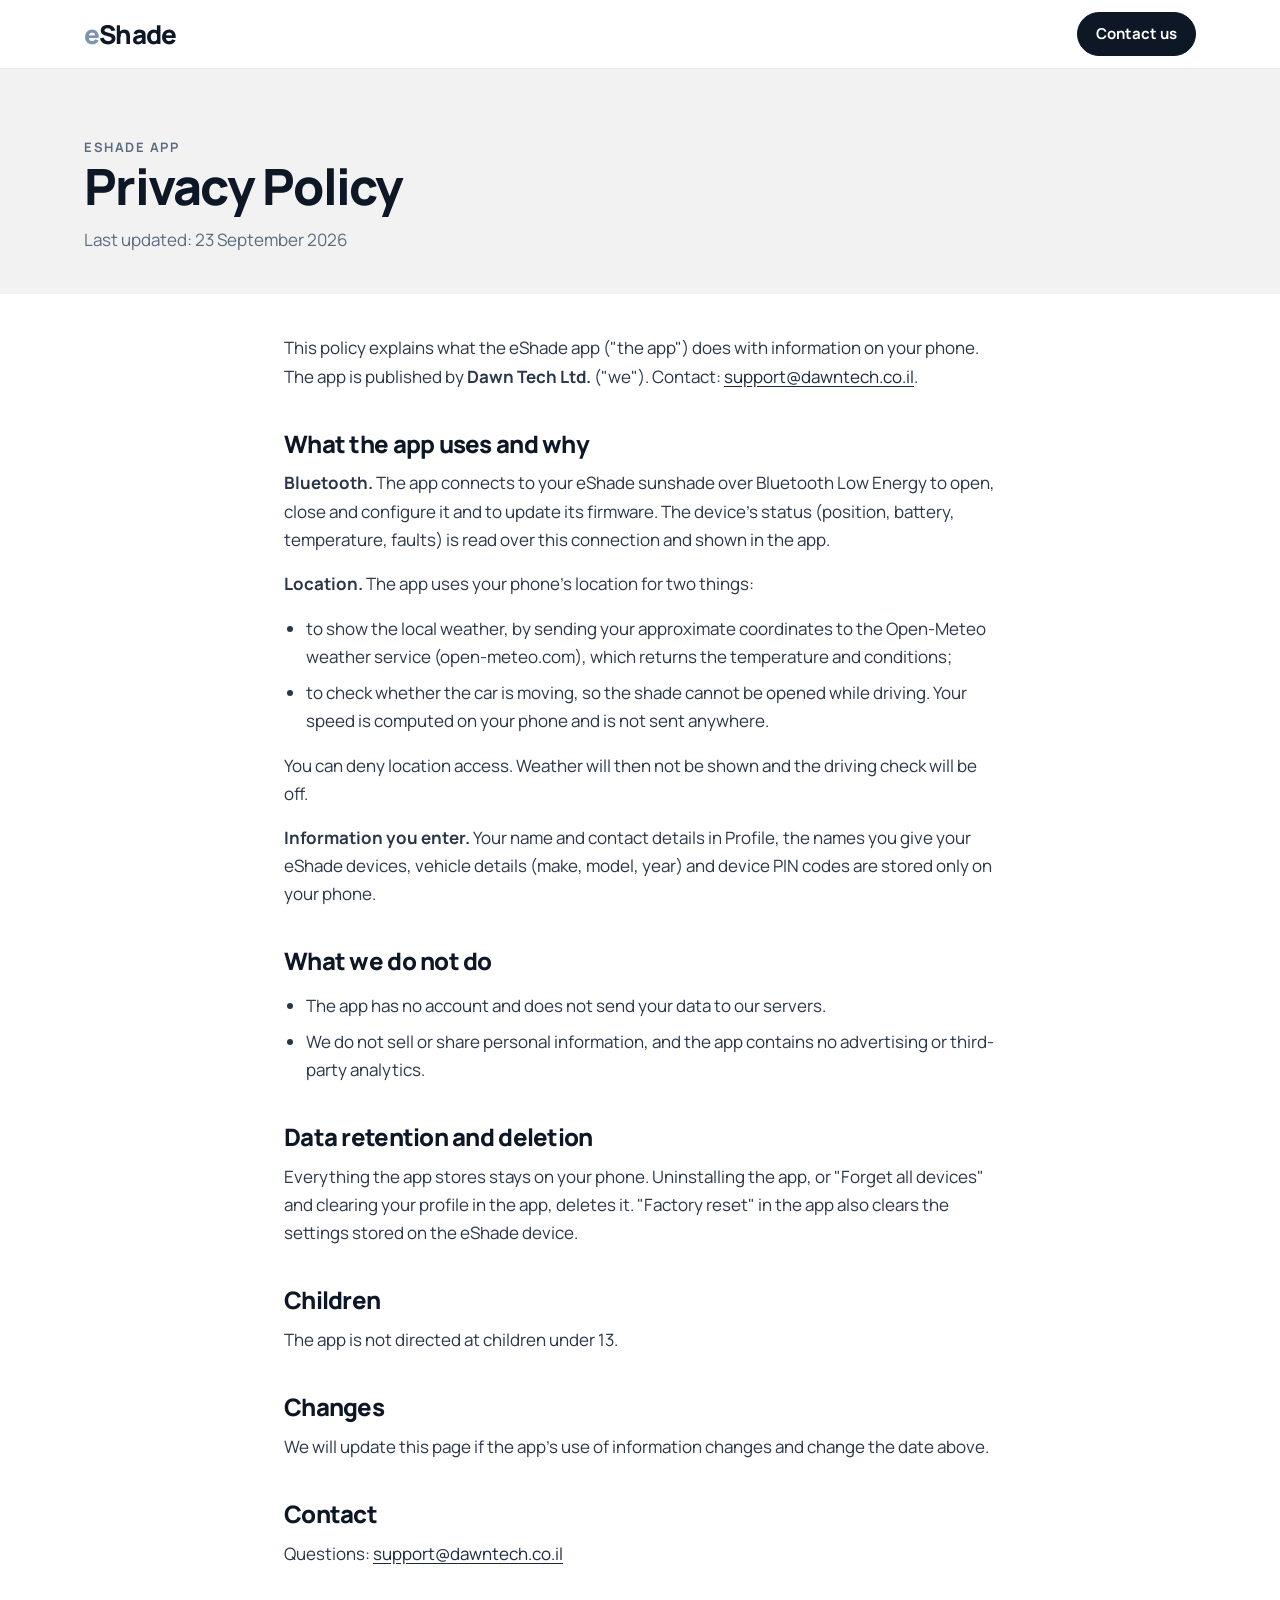
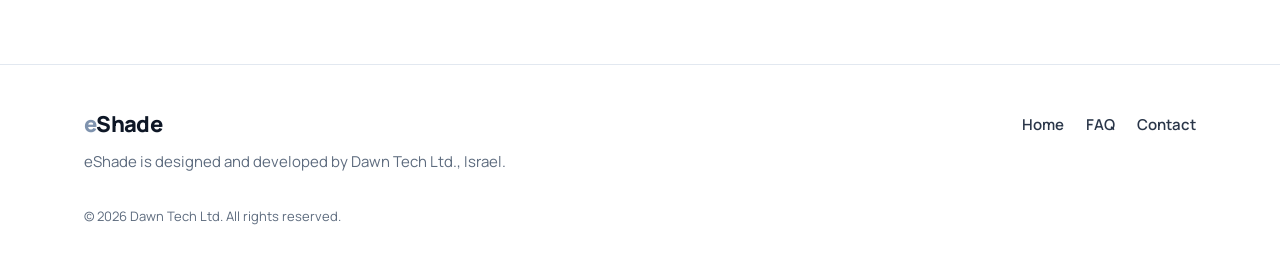
<file: eshade/privacy/index.html>
<!doctype html>
<html lang="en">
<head>
  <meta charset="utf-8">
  <meta name="robots" content="noindex, nofollow, noarchive, nosnippet, noimageindex">
  <meta name="viewport" content="width=device-width, initial-scale=1">
  <title>eShade Privacy Policy</title>
  <link rel="icon" href="../../assets/eshade-icon.png">
  <link rel="preconnect" href="https://fonts.googleapis.com">
  <link rel="preconnect" href="https://fonts.gstatic.com" crossorigin>
  <link href="https://fonts.googleapis.com/css2?family=Manrope:wght@400;500;600;700;800&display=swap" rel="stylesheet">
  <link rel="stylesheet" href="../../assets/style.css">
</head>
<body>
  <header class="nav scrolled">
    <div class="wrap nav-inner">
      <a class="wordmark" href="../../" aria-label="eShade home"><span class="e">e</span>Shade</a>
      <a class="btn btn-small" href="../../#contact">Contact us</a>
    </div>
  </header>
  <div class="page-head">
    <div class="wrap">
      <p class="eyebrow">eShade app</p>
      <h1>Privacy Policy</h1>
      <p>Last updated: 23 September 2026</p>
    </div>
  </div>
  <main class="wrap legal">
<p>This policy explains what the eShade app ("the app") does with information on your phone. The app is published by <strong>Dawn Tech Ltd.</strong> ("we"). Contact: <a href="mailto:support@dawntech.co.il">support@dawntech.co.il</a>.</p>
<h2>What the app uses and why</h2>
<p><strong>Bluetooth.</strong> The app connects to your eShade sunshade over Bluetooth Low Energy to open, close and configure it and to update its firmware. The device's status (position, battery, temperature, faults) is read over this connection and shown in the app.</p>
<p><strong>Location.</strong> The app uses your phone's location for two things:</p>
<ul>
<li>to show the local weather, by sending your approximate coordinates to the Open-Meteo weather service (open-meteo.com), which returns the temperature and conditions;</li>
<li>to check whether the car is moving, so the shade cannot be opened while driving. Your speed is computed on your phone and is not sent anywhere.</li>
</ul>
<p>You can deny location access. Weather will then not be shown and the driving check will be off.</p>
<p><strong>Information you enter.</strong> Your name and contact details in Profile, the names you give your eShade devices, vehicle details (make, model, year) and device PIN codes are stored only on your phone.</p>
<h2>What we do not do</h2>
<ul>
<li>The app has no account and does not send your data to our servers.</li>
<li>We do not sell or share personal information, and the app contains no advertising or third-party analytics.</li>
</ul>
<h2>Data retention and deletion</h2>
<p>Everything the app stores stays on your phone. Uninstalling the app, or "Forget all devices" and clearing your profile in the app, deletes it. "Factory reset" in the app also clears the settings stored on the eShade device.</p>
<h2>Children</h2>
<p>The app is not directed at children under 13.</p>
<h2>Changes</h2>
<p>We will update this page if the app's use of information changes and change the date above.</p>
<h2>Contact</h2>
<p>Questions: <a href="mailto:support@dawntech.co.il">support@dawntech.co.il</a></p>
  </main>
  <footer class="footer">
    <div class="wrap footer-inner">
      <div>
        <a class="wordmark wordmark-small" href="../../"><span class="e">e</span>Shade</a>
        <p>eShade is designed and developed by Dawn Tech Ltd., Israel.</p>
      </div>
      <nav>
        <a href="../../">Home</a>
        <a href="../../#faq">FAQ</a>
        <a href="mailto:support@dawntech.co.il">Contact</a>
      </nav>
    </div>
    <div class="wrap footer-legal">&copy; 2026 Dawn Tech Ltd. All rights reserved.</div>
  </footer>
</body>
</html>
</file>
<file: assets/style.css>
:root {
  --ink: #0e1726;
  --ink-2: #1b2a41;
  --text: #2a3649;
  --muted: #5d6b7e;
  --slate: #7f93ae;
  --ice: #eaf1f8;
  --tint: #f5f7fa;
  --line: #e2e8f0;
  --paper: #ffffff;
  --hero: #f2f2f2;
  --sun: #f2a93b;
  --good: #2f9e6f;
  --radius: 22px;
  --shadow: 0 1px 2px rgba(14, 23, 38, .06), 0 12px 32px rgba(14, 23, 38, .08);
  color-scheme: light;
}

* { box-sizing: border-box; }
html { scroll-behavior: smooth; scroll-padding-top: 76px; -webkit-text-size-adjust: 100%; }
@media (prefers-reduced-motion: reduce) { html { scroll-behavior: auto; } }
body {
  margin: 0;
  font: 17px/1.65 Manrope, -apple-system, BlinkMacSystemFont, "Segoe UI", Roboto, Arial, sans-serif;
  color: var(--text);
  background: var(--paper);
  -webkit-font-smoothing: antialiased;
  overflow-x: hidden;
}
img { max-width: 100%; height: auto; display: block; }
a { color: var(--ink-2); text-underline-offset: 3px; }
h1, h2, h3 { color: var(--ink); line-height: 1.12; letter-spacing: -.02em; margin: 0; }
h1 { font-size: clamp(40px, 6vw, 68px); font-weight: 800; letter-spacing: -.035em; }
h2 { font-size: clamp(30px, 4.2vw, 46px); font-weight: 800; letter-spacing: -.03em; }
h3 { font-size: 19px; font-weight: 700; }
p { margin: 0 0 16px; }

.wrap { max-width: 1160px; margin: 0 auto; padding: 0 24px; }
@media (max-width: 600px) { .wrap { padding: 0 16px; } }

.eyebrow {
  font-size: 13px; font-weight: 700; letter-spacing: .12em; text-transform: uppercase;
  color: var(--slate); margin: 0 0 14px;
}
.note { font-size: 15px; color: var(--muted); }

/* Wordmark: slate "e" + ink "Shade", as in the eShade logo */
.wordmark { font-weight: 800; font-size: 26px; letter-spacing: -.03em; color: var(--ink); text-decoration: none; line-height: 1; }
.wordmark .e, .app-mark .e { color: var(--slate); }
.wordmark-small { font-size: 22px; }
.wordmark .by { margin-left: 8px; font-size: 12px; font-weight: 600; letter-spacing: .02em; color: var(--muted); white-space: nowrap; }

/* Buttons */
.btn {
  display: inline-flex; align-items: center; justify-content: center; gap: 8px;
  padding: 14px 24px; border-radius: 999px; border: 1.5px solid var(--ink);
  background: var(--ink); color: #fff; font-weight: 700; font-size: 16px; text-decoration: none;
  transition: transform .15s ease, background .15s ease, color .15s ease;
}
.btn:hover { transform: translateY(-1px); background: var(--ink-2); }
.btn-ghost { background: transparent; color: var(--ink); }
.btn-ghost:hover { background: var(--ink); color: #fff; }
.btn-light { background: #fff; color: var(--ink); border-color: #fff; }
.btn-light:hover { background: var(--ice); }
.btn-small { padding: 9px 18px; font-size: 15px; }

/* Navigation */
.nav {
  position: sticky; top: 0; z-index: 50;
  background: rgba(242, 242, 242, .82);
  backdrop-filter: saturate(160%) blur(14px); -webkit-backdrop-filter: saturate(160%) blur(14px);
  border-bottom: 1px solid transparent; transition: border-color .2s, background .2s;
}
.nav.scrolled { background: rgba(255, 255, 255, .86); border-color: var(--line); }
.nav-inner { display: flex; align-items: center; justify-content: space-between; height: 68px; }
.nav-links { display: flex; align-items: center; gap: 28px; }
.nav-links a:not(.btn) { color: var(--text); text-decoration: none; font-weight: 600; font-size: 15px; }
.nav-links a:not(.btn):hover { color: var(--ink); }
.nav-toggle { display: none; background: none; border: 0; width: 44px; height: 44px; padding: 12px 10px; cursor: pointer; }
.nav-toggle span { display: block; height: 2px; background: var(--ink); border-radius: 2px; transition: transform .2s; }
.nav-toggle span + span { margin-top: 7px; }
.nav-toggle[aria-expanded="true"] span:first-child { transform: translateY(4.5px) rotate(45deg); }
.nav-toggle[aria-expanded="true"] span:last-child { transform: translateY(-4.5px) rotate(-45deg); }
@media (max-width: 860px) {
  .nav-toggle { display: block; }
  .nav-links {
    position: absolute; top: 68px; left: 0; right: 0; flex-direction: column; align-items: stretch; gap: 0;
    background: #fff; border-bottom: 1px solid var(--line); padding: 8px 16px 20px;
    display: none;
  }
  .nav-links.open { display: flex; }
  .nav-links a:not(.btn) { padding: 14px 4px; border-bottom: 1px solid var(--line); font-size: 17px; }
  .nav-links .btn { margin-top: 16px; }
}

/* Hero: background matches the render so the product floats on the page */
.hero { background: var(--hero); overflow: hidden; }
.hero-inner { display: grid; grid-template-columns: 1fr 1.15fr; align-items: center; gap: 24px; min-height: min(calc(100svh - 68px), 820px); padding-top: 40px; padding-bottom: 56px; }
.hero-copy { position: relative; z-index: 1; }
.hero h1 { margin-bottom: 22px; }
.lead { font-size: 19px; color: var(--muted); max-width: 520px; margin-bottom: 30px; }
.hero-actions { display: flex; flex-wrap: wrap; gap: 12px; margin-bottom: 34px; }
.hero-badges { list-style: none; padding: 0; margin: 0; display: flex; flex-wrap: wrap; gap: 10px 22px; }
.hero-badges li { font-size: 14px; font-weight: 600; color: var(--text); display: flex; align-items: center; gap: 8px; }
.hero-badges li::before { content: ""; width: 8px; height: 8px; border-radius: 50%; background: var(--sun); }
.hero-art { margin-right: -12%; }
.hero-art img {
  width: 100%; animation: float-in 1s cubic-bezier(.2, .7, .2, 1) both;
  /* fade the render's edges into the page so no rectangle shows */
  -webkit-mask-image: linear-gradient(to right, transparent, #000 14%, #000 86%, transparent), linear-gradient(to bottom, transparent, #000 12%, #000 80%, transparent);
  -webkit-mask-composite: source-in;
  mask-image: linear-gradient(to right, transparent, #000 14%, #000 86%, transparent), linear-gradient(to bottom, transparent, #000 12%, #000 80%, transparent);
  mask-composite: intersect;
}
@keyframes float-in { from { opacity: 0; transform: translateX(40px); } to { opacity: 1; transform: none; } }
@media (max-width: 900px) {
  .hero-inner { grid-template-columns: 1fr; min-height: 0; max-height: none; padding-top: 32px; padding-bottom: 32px; gap: 8px; }
  .hero-art { margin: 0 -16px; order: -1; }
}
@media (prefers-reduced-motion: reduce) { .hero-art img { animation: none; } }

/* Stats strip */
.stats { background: var(--ink); color: #fff; }
.stats-grid { display: grid; grid-template-columns: repeat(4, 1fr); gap: 24px; padding-top: 34px; padding-bottom: 34px; }
.stats strong { display: block; font-size: 30px; font-weight: 800; letter-spacing: -.02em; }
.stats span { color: #aab6c8; font-size: 15px; }
@media (max-width: 760px) { .stats-grid { grid-template-columns: 1fr 1fr; } .stats strong { font-size: 25px; } }

/* Sections */
.section { padding: 110px 0; }
.section-tint { background: var(--tint); }
.section-dark { background: var(--ink); color: #c9d3e0; }
.section-dark h2, .section-dark h3, .section-dark b { color: #fff; }
.section-head { max-width: 720px; margin-bottom: 52px; }
.section-sub { color: var(--muted); font-size: 18px; margin-top: 18px; }
@media (max-width: 760px) { .section { padding: 72px 0; } .section-head { margin-bottom: 36px; } }

.split { display: grid; grid-template-columns: 1fr 1.1fr; gap: 64px; align-items: center; }
.split-copy h2 { margin-bottom: 22px; }
.split-copy > p:not(.eyebrow):not(.note) { font-size: 18px; }
@media (max-width: 900px) { .split { grid-template-columns: 1fr; gap: 40px; } }

/* Shade / Unshade demo */
.demo-frame { position: relative; border-radius: var(--radius); overflow: hidden; box-shadow: var(--shadow); aspect-ratio: 4 / 3; background: var(--ice); }
.demo-img { position: absolute; inset: 0; width: 100%; height: 100%; object-fit: cover; transition: opacity .9s ease, clip-path 1.1s cubic-bezier(.6, 0, .3, 1); }
.demo-shaded { clip-path: inset(0 0 0 0); }
.demo[data-state="unshaded"] .demo-shaded { opacity: 0; clip-path: inset(0 100% 0 0); }
.demo-controls { display: flex; justify-content: center; gap: 12px; margin-top: 20px; }
.demo-controls button {
  display: inline-flex; align-items: center; gap: 6px; font: inherit; font-weight: 700; font-size: 16px;
  padding: 12px 22px; border-radius: 999px; border: 1.5px solid var(--line); background: #fff; color: var(--ink); cursor: pointer;
  transition: background .2s, color .2s, border-color .2s;
}
.demo-controls button svg { width: 18px; height: 18px; fill: none; stroke: currentColor; stroke-width: 2.4; stroke-linecap: round; stroke-linejoin: round; }
.demo-controls button[aria-pressed="true"] { background: var(--ink); border-color: var(--ink); color: #fff; }

/* Promo video and gallery */
.section-head.center { margin-left: auto; margin-right: auto; text-align: center; }
.video-frame { position: relative; border-radius: var(--radius); overflow: hidden; background: #000; box-shadow: 0 30px 60px rgba(14, 23, 38, .18); aspect-ratio: 16 / 9; }
.video-frame video { width: 100%; height: 100%; display: block; object-fit: cover; }
.video-play {
  position: absolute; left: 50%; bottom: 14%; transform: translateX(-50%);
  display: inline-flex; align-items: center; gap: 14px; padding: 14px 26px 14px 16px; border: 0; border-radius: 999px;
  background: rgba(255, 255, 255, .94); color: var(--ink); font: inherit; font-weight: 800; font-size: 17px; cursor: pointer;
  box-shadow: 0 12px 30px rgba(0, 0, 0, .25); transition: transform .2s;
}
.video-play:hover { transform: translateX(-50%) scale(1.04); }
.video-play svg { width: 44px; height: 44px; padding: 11px 9px 11px 13px; border-radius: 50%; background: var(--ink); fill: #fff; }
.video-play small { font-weight: 600; color: var(--muted); margin-left: 6px; }
.video-frame.playing .video-play { display: none; }
.gallery { display: grid; grid-template-columns: repeat(3, 1fr); gap: 18px; margin-top: 18px; }
.gallery figure { margin: 0; }
.gallery img { border-radius: 16px; width: 100%; aspect-ratio: 16 / 9; object-fit: cover; }
.gallery figcaption { font-size: 14px; color: var(--muted); margin-top: 10px; }
@media (max-width: 760px) { .gallery { grid-template-columns: 1fr; } .video-play { font-size: 15px; padding: 10px 20px 10px 12px; } .video-play svg { width: 38px; height: 38px; } }

/* Problem vs eShade */
.compare { display: grid; grid-template-columns: 1fr 1fr; gap: 24px; }
.compare-card { background: #fff; border: 1px solid var(--line); border-radius: var(--radius); padding: 34px; }
.compare-card h3 { font-size: 22px; margin-bottom: 18px; }
.compare-good { background: var(--ink); border-color: var(--ink); color: #d2dbe7; }
.compare-good h3 { color: #fff; }
@media (max-width: 760px) { .compare { grid-template-columns: 1fr; } .compare-card { padding: 26px; } }

ul.check, ul.cross { list-style: none; padding: 0; margin: 0 0 18px; }
ul.check li, ul.cross li { position: relative; padding-left: 32px; margin-bottom: 12px; }
ul.check li::before, ul.cross li::before {
  content: ""; position: absolute; left: 0; top: 4px; width: 20px; height: 20px; border-radius: 50%;
  background-repeat: no-repeat; background-position: center; background-size: 12px;
}
ul.check li::before { background-color: rgba(47, 158, 111, .14); background-image: url("data:image/svg+xml,%3Csvg xmlns='http://www.w3.org/2000/svg' viewBox='0 0 12 12'%3E%3Cpath d='M2.5 6.2l2.2 2.2 4.8-5' fill='none' stroke='%232f9e6f' stroke-width='1.8' stroke-linecap='round' stroke-linejoin='round'/%3E%3C/svg%3E"); }
ul.cross li::before { background-color: rgba(93, 107, 126, .12); background-image: url("data:image/svg+xml,%3Csvg xmlns='http://www.w3.org/2000/svg' viewBox='0 0 12 12'%3E%3Cpath d='M3.5 3.5l5 5M8.5 3.5l-5 5' fill='none' stroke='%235d6b7e' stroke-width='1.6' stroke-linecap='round'/%3E%3C/svg%3E"); }
.compare-good ul.check li::before { background-color: rgba(255, 255, 255, .12); }

/* Steps */
.steps { list-style: none; padding: 0; margin: 0; display: grid; grid-template-columns: repeat(3, 1fr); gap: 24px; }
.steps li { border-top: 2px solid var(--ink); padding-top: 26px; }
.step-num {
  display: inline-grid; place-items: center; width: 44px; height: 44px; border-radius: 50%;
  background: var(--ice); color: var(--ink); font-weight: 800; font-size: 18px; margin-bottom: 18px;
}
.steps h3 { font-size: 22px; margin-bottom: 10px; }
.steps p { color: var(--muted); }
@media (max-width: 860px) { .steps { grid-template-columns: 1fr; gap: 32px; } }

/* Features */
.features { display: grid; grid-template-columns: repeat(4, 1fr); gap: 18px; }
.feature { background: #fff; border: 1px solid var(--line); border-radius: 18px; padding: 26px 24px; transition: transform .2s, box-shadow .2s; }
.feature:hover { transform: translateY(-3px); box-shadow: var(--shadow); }
.feature svg { width: 30px; height: 30px; fill: none; stroke: var(--ink-2); stroke-width: 1.7; stroke-linecap: round; stroke-linejoin: round; margin-bottom: 18px; }
.feature h3 { margin-bottom: 8px; }
.feature p { color: var(--muted); font-size: 15.5px; margin: 0; }
@media (max-width: 1000px) { .features { grid-template-columns: repeat(2, 1fr); } }
@media (max-width: 560px) { .features { grid-template-columns: 1fr; } }

/* App mockup, drawn after the real control screen */
.split-app { grid-template-columns: .9fr 1.1fr; }
.phone {
  justify-self: center; width: 300px; max-width: 100%; aspect-ratio: 9 / 17.2; padding: 11px;
  border-radius: 46px; background: #111823; box-shadow: 0 30px 60px rgba(14, 23, 38, .25);
}
.phone-screen { height: 100%; border-radius: 36px; background: #fff; padding: 34px 20px 22px; display: flex; flex-direction: column; overflow: hidden; }
.app-top { display: flex; justify-content: space-between; align-items: center; padding-bottom: 12px; border-bottom: 1px solid var(--line); }
.app-mark { font-weight: 800; font-size: 24px; letter-spacing: -.03em; color: #3a3f58; }
.app-status { font-size: 11px; font-weight: 700; color: var(--good); display: flex; align-items: center; gap: 5px; }
.app-status i { width: 7px; height: 7px; border-radius: 50%; background: var(--good); }
.app-card { display: grid; grid-template-columns: repeat(3, 1fr); background: var(--ice); border-radius: 14px; padding: 10px 6px; margin: 16px 0 auto; text-align: center; }
.app-card small { display: block; font-size: 9px; color: var(--muted); font-weight: 600; }
.app-card b { font-size: 13px; color: var(--ink); }
.app-pct { text-align: right; font-weight: 800; font-size: 12px; color: var(--ink); margin: 18px 22% 4px 0; }
.app-slider { height: 4px; background: var(--line); border-radius: 4px; position: relative; margin: 0 4px 16px; }
.app-slider span { position: absolute; left: 0; top: 0; bottom: 0; width: 75%; background: #0b3a55; border-radius: 4px; }
.app-slider span::after { content: ""; position: absolute; right: -9px; top: -7px; width: 14px; height: 14px; border-radius: 50%; background: #fff; border: 2.5px solid #0b3a55; }
.app-shade { position: relative; height: 104px; border: 2px solid #c6d8e8; border-radius: 10px; margin: 0 4px auto; overflow: hidden; }
.app-fill {
  position: absolute; left: 0; top: 0; bottom: 0; width: 75%;
  background: repeating-linear-gradient(135deg, #dbe7f2 0 2px, #f3f7fb 2px 10px);
  animation: shade 6s ease-in-out infinite;
}
.app-rail { position: absolute; top: 0; bottom: 0; left: 75%; width: 9px; margin-left: -5px; background: #fff; border: 2px solid #111; border-radius: 6px; animation: rail 6s ease-in-out infinite; }
@keyframes shade { 0%, 100% { width: 75%; } 45%, 55% { width: 8%; } }
@keyframes rail { 0%, 100% { left: 75%; } 45%, 55% { left: 8%; } }
@media (prefers-reduced-motion: reduce) { .app-fill, .app-rail { animation: none; } }
.app-buttons { display: flex; justify-content: space-around; margin-top: 18px; }
.ab { width: 50px; height: 50px; border-radius: 50%; display: grid; place-items: center; font-size: 30px; line-height: 1; }
.ab-light { background: #f1f5f9; color: #7b8a9a; }
.ab-dark { background: #0b3a55; color: #fff; }
.ab-stop { background: #e5484d; }
.ab-stop i { width: 16px; height: 16px; border-radius: 3px; background: rgba(255, 255, 255, .85); }
.app-labels { display: flex; justify-content: space-around; font-size: 11px; font-weight: 600; color: var(--muted); margin-top: 6px; }
@media (max-width: 900px) { .split-app { grid-template-columns: 1fr; } .split-app .phone { order: 2; width: 260px; } }

/* Technology */
.tech-points { display: grid; grid-template-columns: repeat(3, 1fr); gap: 16px; margin-top: 30px; }
.tech-points div { border-left: 2px solid var(--sun); padding-left: 14px; }
.tech-points b { display: block; font-size: 17px; }
.tech-points span { font-size: 14px; color: #9fadc0; }
.tech-img { margin: 0; }
.tech-img img { border-radius: var(--radius); width: 100%; }
.tech-img figcaption { font-size: 14px; color: #8d9bb0; margin-top: 12px; }
@media (max-width: 560px) { .tech-points { grid-template-columns: 1fr; } }

/* Patents */
.patents { display: grid; grid-template-columns: repeat(4, 1fr); gap: 18px; }
.patent {
  display: block; text-decoration: none; color: var(--text); background: #fff; border: 1px solid var(--line);
  border-radius: 18px; padding: 24px; transition: transform .2s, box-shadow .2s, border-color .2s;
}
.patent:hover { transform: translateY(-3px); box-shadow: var(--shadow); border-color: transparent; }
.patent h3 { margin: 16px 0 6px; }
.patent p { margin: 0; font-size: 15px; color: var(--muted); }
.patent .pno { font-weight: 700; color: var(--ink); font-size: 16px; margin-bottom: 4px; font-variant-numeric: tabular-nums; }
.tag { display: inline-block; font-size: 12px; font-weight: 700; letter-spacing: .06em; text-transform: uppercase; padding: 5px 10px; border-radius: 999px; background: var(--tint); color: var(--muted); }
.tag-granted { background: rgba(47, 158, 111, .12); color: #237a56; }
@media (max-width: 1000px) { .patents { grid-template-columns: repeat(2, 1fr); } }
@media (max-width: 520px) { .patents { grid-template-columns: 1fr; } }

/* Business */
.business { display: grid; grid-template-columns: 1.1fr 1fr; gap: 64px; align-items: center; }
.business h2 { margin-bottom: 20px; }
.business > div > p:not(.eyebrow) { font-size: 18px; }
.business-list { display: grid; gap: 14px; justify-items: start; }
.business-list div { width: 100%; background: #fff; border: 1px solid var(--line); border-radius: 16px; padding: 18px 22px; }
.business-list b { display: block; color: var(--ink); }
.business-list span { color: var(--muted); font-size: 15px; }
.business-list .btn { margin-top: 8px; }
@media (max-width: 900px) { .business { grid-template-columns: 1fr; gap: 32px; } }

/* FAQ */
.faq-wrap { max-width: 860px; }
.faq details { border-bottom: 1px solid var(--line); }
.faq details:first-child { border-top: 1px solid var(--line); }
.faq summary {
  list-style: none; cursor: pointer; padding: 22px 44px 22px 0; position: relative;
  font-weight: 700; font-size: 18px; color: var(--ink);
}
.faq summary::-webkit-details-marker { display: none; }
.faq summary::after {
  content: ""; position: absolute; right: 6px; top: 50%; width: 12px; height: 12px; margin-top: -8px;
  border-right: 2px solid var(--ink); border-bottom: 2px solid var(--ink); transform: rotate(45deg); transition: transform .2s;
}
.faq details[open] summary::after { transform: rotate(225deg); margin-top: -2px; }
.faq details p { color: var(--muted); padding-right: 44px; margin: -4px 0 24px; }
@media (max-width: 560px) { .faq summary { font-size: 17px; } .faq details p { padding-right: 0; } }

/* Contact */
.cta {
  background: radial-gradient(120% 140% at 100% 0%, #2a4466 0%, var(--ink) 60%);
  color: #c9d3e0; border-radius: 28px; padding: 72px 32px; text-align: center;
}
.cta h2 { color: #fff; margin-bottom: 14px; }
.cta p { font-size: 18px; max-width: 520px; margin: 0 auto 30px; }
@media (max-width: 560px) { .cta { padding: 52px 20px; } .cta .btn { font-size: 15px; padding: 14px 18px; } }

/* Footer */
.footer { border-top: 1px solid var(--line); padding: 48px 0 32px; font-size: 15px; color: var(--muted); }
.footer-inner { display: flex; justify-content: space-between; gap: 24px; flex-wrap: wrap; }
.footer-inner p { margin: 10px 0 0; }
.footer nav { display: flex; gap: 22px; flex-wrap: wrap; align-items: flex-start; }
.footer nav a { color: var(--text); text-decoration: none; font-weight: 600; }
.footer nav a:hover { color: var(--ink); }
.footer-legal { margin-top: 32px; font-size: 13px; }

/* Small print and helpers */
.source { font-size: 13px; color: var(--muted); margin-top: 20px; }
.source a { color: inherit; }
.sr { position: absolute; width: 1px; height: 1px; overflow: hidden; clip: rect(0 0 0 0); white-space: nowrap; }

/* Heat infographic: one warm hue, light to dark with temperature */
.heat { display: grid; grid-template-columns: 1fr 1.1fr; gap: 64px; align-items: center; margin-bottom: 80px; }
.heat h2 { margin-bottom: 20px; }
.heat-copy > p:not(.eyebrow):not(.source) { font-size: 18px; }
.heat-chart { margin: 0; background: #fff; border: 1px solid var(--line); border-radius: var(--radius); padding: 30px 28px 22px; }
.hbar { display: grid; grid-template-columns: 118px 1fr 52px; align-items: center; gap: 14px; padding: 9px 0; }
.hlabel { font-size: 15px; font-weight: 600; color: var(--text); }
.htrack { height: 16px; background: var(--tint); border-radius: 0 4px 4px 0; overflow: hidden; }
.hfill { display: block; height: 100%; width: calc(var(--v) / 80 * 100%); border-radius: 0 4px 4px 0; transform-origin: left; }
.js .heat-chart .hfill { transform: scaleX(0); transition: transform 1.1s cubic-bezier(.2, .7, .2, 1); }
.js .heat-chart.in .hfill { transform: scaleX(1); }
.hfill-ref { background: #b8c2cf; }
.h1 { background: #f6c47f; } .h2 { background: #f0a23c; } .h3 { background: #dd7a26; } .h4 { background: #bf4a1c; }
.hval { font-weight: 800; color: var(--ink); font-variant-numeric: tabular-nums; text-align: right; }
.heat-chart figcaption { font-size: 13px; color: var(--muted); margin-top: 10px; text-align: right; }
.compare-title { font-size: 24px; margin-bottom: 24px; }
@media (max-width: 900px) { .heat { grid-template-columns: 1fr; gap: 32px; margin-bottom: 56px; } }
@media (max-width: 480px) { .hbar { grid-template-columns: 96px 1fr 46px; gap: 10px; } .hlabel { font-size: 14px; } .heat-chart { padding: 22px 18px 16px; } }
@media (prefers-reduced-motion: reduce) { .js .heat-chart .hfill { transform: none; transition: none; } }

/* App download buttons */
.stores { display: flex; flex-wrap: wrap; gap: 12px; margin: 26px 0 14px; }
.store { display: inline-flex; align-items: center; gap: 12px; padding: 10px 22px 10px 18px; border-radius: 14px; text-align: left; line-height: 1.15; }
.store svg { width: 26px; height: 26px; flex: none; }
.btn.store svg { fill: none; stroke: currentColor; stroke-width: 2.2; stroke-linecap: round; stroke-linejoin: round; }
.store span { font-size: 18px; font-weight: 800; }
.store small { display: block; font-size: 12px; font-weight: 600; opacity: .75; }
.store-soon { border: 1.5px dashed var(--line); color: var(--muted); }
.store-soon svg { fill: currentColor; }

/* Spiral Piston diagram */
.piston { margin: 72px 0 0; background: rgba(255, 255, 255, .04); border: 1px solid rgba(255, 255, 255, .08); border-radius: var(--radius); padding: 24px; }
.piston svg { width: 100%; height: auto; display: block; }
.p-housing { fill: #1d2c44; stroke: #3b4f6e; stroke-width: 2; }
.p-coil { fill: none; stroke: #c9d3e0; stroke-width: 2.2; }
.p-hub { fill: var(--sun); }
.p-arm { fill: #dfe6ef; }
.p-tip { fill: var(--sun); }
.p-shade { fill: rgba(170, 214, 222, .16); stroke: #9fc9d3; stroke-width: 1.5; }
.p-fold { stroke: rgba(159, 201, 211, .35); stroke-width: 1; fill: none; }
.p-arrow { fill: none; stroke: var(--sun); stroke-width: 2.5; stroke-linecap: round; stroke-linejoin: round; }
.p-text text { fill: #aab6c8; font: 600 14px Manrope, sans-serif; }
@media (max-width: 600px) { .piston { padding: 12px; margin-top: 48px; } .p-text text { font-size: 17px; } }

/* Market */
.market-grid { display: grid; grid-template-columns: repeat(4, 1fr); gap: 18px; }
.mcard { background: #fff; border: 1px solid var(--line); border-radius: 18px; padding: 26px 24px; display: flex; flex-direction: column; }
.mcard svg { width: 28px; height: 28px; fill: none; stroke: var(--slate); stroke-width: 1.7; stroke-linecap: round; stroke-linejoin: round; margin-bottom: 18px; }
.mcard strong { font-size: 40px; font-weight: 800; color: var(--ink); letter-spacing: -.03em; line-height: 1.05; }
.mcard span { color: var(--text); font-size: 15.5px; margin: 10px 0 14px; }
.mcard small { margin-top: auto; font-size: 12.5px; color: var(--muted); }
.mcard-accent { background: var(--ink); border-color: var(--ink); }
.mcard-accent strong { color: #fff; }
.mcard-accent span { color: #c9d3e0; }
.mcard-accent small { color: #8d9bb0; }
.mcard-accent svg { stroke: var(--sun); }
@media (max-width: 1000px) { .market-grid { grid-template-columns: repeat(2, 1fr); } }
@media (max-width: 520px) { .market-grid { grid-template-columns: 1fr; } .mcard strong { font-size: 34px; } }

.gap { display: grid; grid-template-columns: 1fr 1.15fr 1fr; align-items: stretch; margin-top: 40px; border-radius: var(--radius); overflow: hidden; border: 1px solid var(--line); }
.gap > div { padding: 26px 26px; display: flex; flex-direction: column; gap: 6px; }
.gap-col { background: #fff; }
.gap-col b { color: var(--ink); }
.gap-col span { color: var(--muted); font-size: 15px; }
.gap-mid { background: linear-gradient(135deg, #1b2a41, var(--ink)); color: #c9d3e0; position: relative; }
.gap-mid b { color: #fff; font-size: 20px; }
.gap-mid em { font-style: normal; color: var(--sun); font-weight: 700; }
.gap-dot { width: 10px; height: 10px; border-radius: 50%; background: var(--sun); box-shadow: 0 0 0 6px rgba(242, 169, 59, .2); margin-bottom: 6px; }
@media (max-width: 860px) { .gap { grid-template-columns: 1fr; } .gap-mid { order: -1; } }

/* Competition matrix */
.table-scroll { overflow-x: auto; -webkit-overflow-scrolling: touch; border: 1px solid var(--line); border-radius: var(--radius); }
.matrix { width: 100%; min-width: 760px; border-collapse: collapse; font-size: 15px; }
.matrix th, .matrix td { padding: 15px 14px; text-align: center; border-bottom: 1px solid var(--line); }
.matrix thead th { font-size: 13.5px; font-weight: 700; color: var(--muted); vertical-align: bottom; }
.matrix tbody th { text-align: left; font-weight: 600; color: var(--ink); white-space: nowrap; position: sticky; left: 0; background: #fff; }
.matrix tbody tr:last-child th, .matrix tbody tr:last-child td { border-bottom: 0; }
.matrix td.me, .matrix th.me { background: var(--ink); color: #fff; }
.matrix thead th.me { border-radius: 0; }
.me-name { font-size: 18px; font-weight: 800; color: #fff; letter-spacing: -.02em; }
.me-name .e { color: var(--slate); }
.matrix td { color: var(--muted); font-size: 0; }
.matrix td::before { font-size: 15px; }
.matrix td.y::before { content: ""; display: inline-block; width: 22px; height: 22px; border-radius: 50%; background: rgba(47, 158, 111, .14) url("data:image/svg+xml,%3Csvg xmlns='http://www.w3.org/2000/svg' viewBox='0 0 12 12'%3E%3Cpath d='M2.5 6.2l2.2 2.2 4.8-5' fill='none' stroke='%232f9e6f' stroke-width='1.8' stroke-linecap='round' stroke-linejoin='round'/%3E%3C/svg%3E") center / 13px no-repeat; vertical-align: middle; }
.matrix td.me.y::before { background-color: rgba(47, 158, 111, .35); background-image: url("data:image/svg+xml,%3Csvg xmlns='http://www.w3.org/2000/svg' viewBox='0 0 12 12'%3E%3Cpath d='M2.5 6.2l2.2 2.2 4.8-5' fill='none' stroke='%23ffffff' stroke-width='1.8' stroke-linecap='round' stroke-linejoin='round'/%3E%3C/svg%3E"); }
.matrix td.n::before { content: ""; display: inline-block; width: 12px; height: 2px; background: #c3ccd8; vertical-align: middle; border-radius: 2px; }
.matrix td.p { font-size: 13px; font-weight: 600; color: var(--muted); }
.matrix td.p::before { content: none; }

/* Timeline */
.timeline-title { font-size: 24px; margin: 72px 0 28px; }
.timeline { list-style: none; padding: 0; margin: 0; display: grid; grid-template-columns: repeat(6, 1fr); position: relative; }
.timeline::before { content: ""; position: absolute; left: 0; right: 0; top: 7px; height: 2px; background: var(--line); }
.timeline li { position: relative; padding: 30px 14px 0 0; }
.timeline li::before { content: ""; position: absolute; left: 0; top: 0; width: 16px; height: 16px; border-radius: 50%; background: var(--ink); box-shadow: 0 0 0 5px #fff; }
.timeline li.next::before { background: #fff; border: 2px dashed var(--sun); box-sizing: border-box; }
.timeline b { display: block; font-size: 20px; color: var(--ink); font-weight: 800; }
.timeline span { font-size: 14.5px; color: var(--muted); }
@media (max-width: 860px) {
  .timeline { grid-template-columns: 1fr; gap: 22px; padding-left: 30px; }
  .timeline::before { left: 7px; right: auto; top: 4px; bottom: 4px; width: 2px; height: auto; }
  .timeline li { padding: 0; }
  .timeline li::before { left: -30px; top: 4px; }
}

/* Investors */
.investors { display: grid; grid-template-columns: 1fr 1.1fr; gap: 64px; align-items: center; }
.investors h2 { margin-bottom: 20px; }
.investors > div > p:not(.eyebrow):not(.note-dark) { font-size: 18px; margin-bottom: 28px; }
.note-dark { font-size: 14px; color: #8d9bb0; margin-top: 14px; }
.why { list-style: none; padding: 0; margin: 0; display: grid; grid-template-columns: 1fr 1fr; gap: 16px; }
.why li { background: rgba(255, 255, 255, .05); border: 1px solid rgba(255, 255, 255, .09); border-radius: 18px; padding: 22px; }
.why b { display: block; font-size: 18px; margin-bottom: 6px; color: #fff; }
.why b::before { content: ""; display: block; width: 26px; height: 3px; border-radius: 2px; background: var(--sun); margin-bottom: 14px; }
.why span { font-size: 15px; color: #aab6c8; }
@media (max-width: 900px) { .investors { grid-template-columns: 1fr; gap: 36px; } }
@media (max-width: 520px) { .why { grid-template-columns: 1fr; } }

/* Reveal on scroll (only when JS runs) */
.js .reveal { opacity: 0; transform: translateY(18px); transition: opacity .7s ease, transform .7s ease; }
.js .reveal.in { opacity: 1; transform: none; }
@media (prefers-reduced-motion: reduce) { .js .reveal { opacity: 1; transform: none; transition: none; } }

/* Privacy policy and other text pages */
.page-head { background: var(--hero); padding: 56px 0 40px; }
.page-head h1 { font-size: clamp(34px, 5vw, 50px); }
.page-head p { color: var(--muted); margin: 12px 0 0; }
.legal { max-width: 760px; padding-top: 40px; padding-bottom: 80px; }
.legal h2 { font-size: 24px; margin: 40px 0 12px; }
.legal ul { padding-left: 22px; }
.legal li { margin-bottom: 8px; }

/* Platform: other fields for the Spiral Piston */
.platform-fields .feature { position: relative; }
.platform-fields .tag { position: absolute; top: 24px; right: 20px; }
.platform-close { max-width: 720px; margin: 40px 0 0; font-size: 18px; color: var(--muted); }
.platform-close b { color: var(--ink); }
</file>
